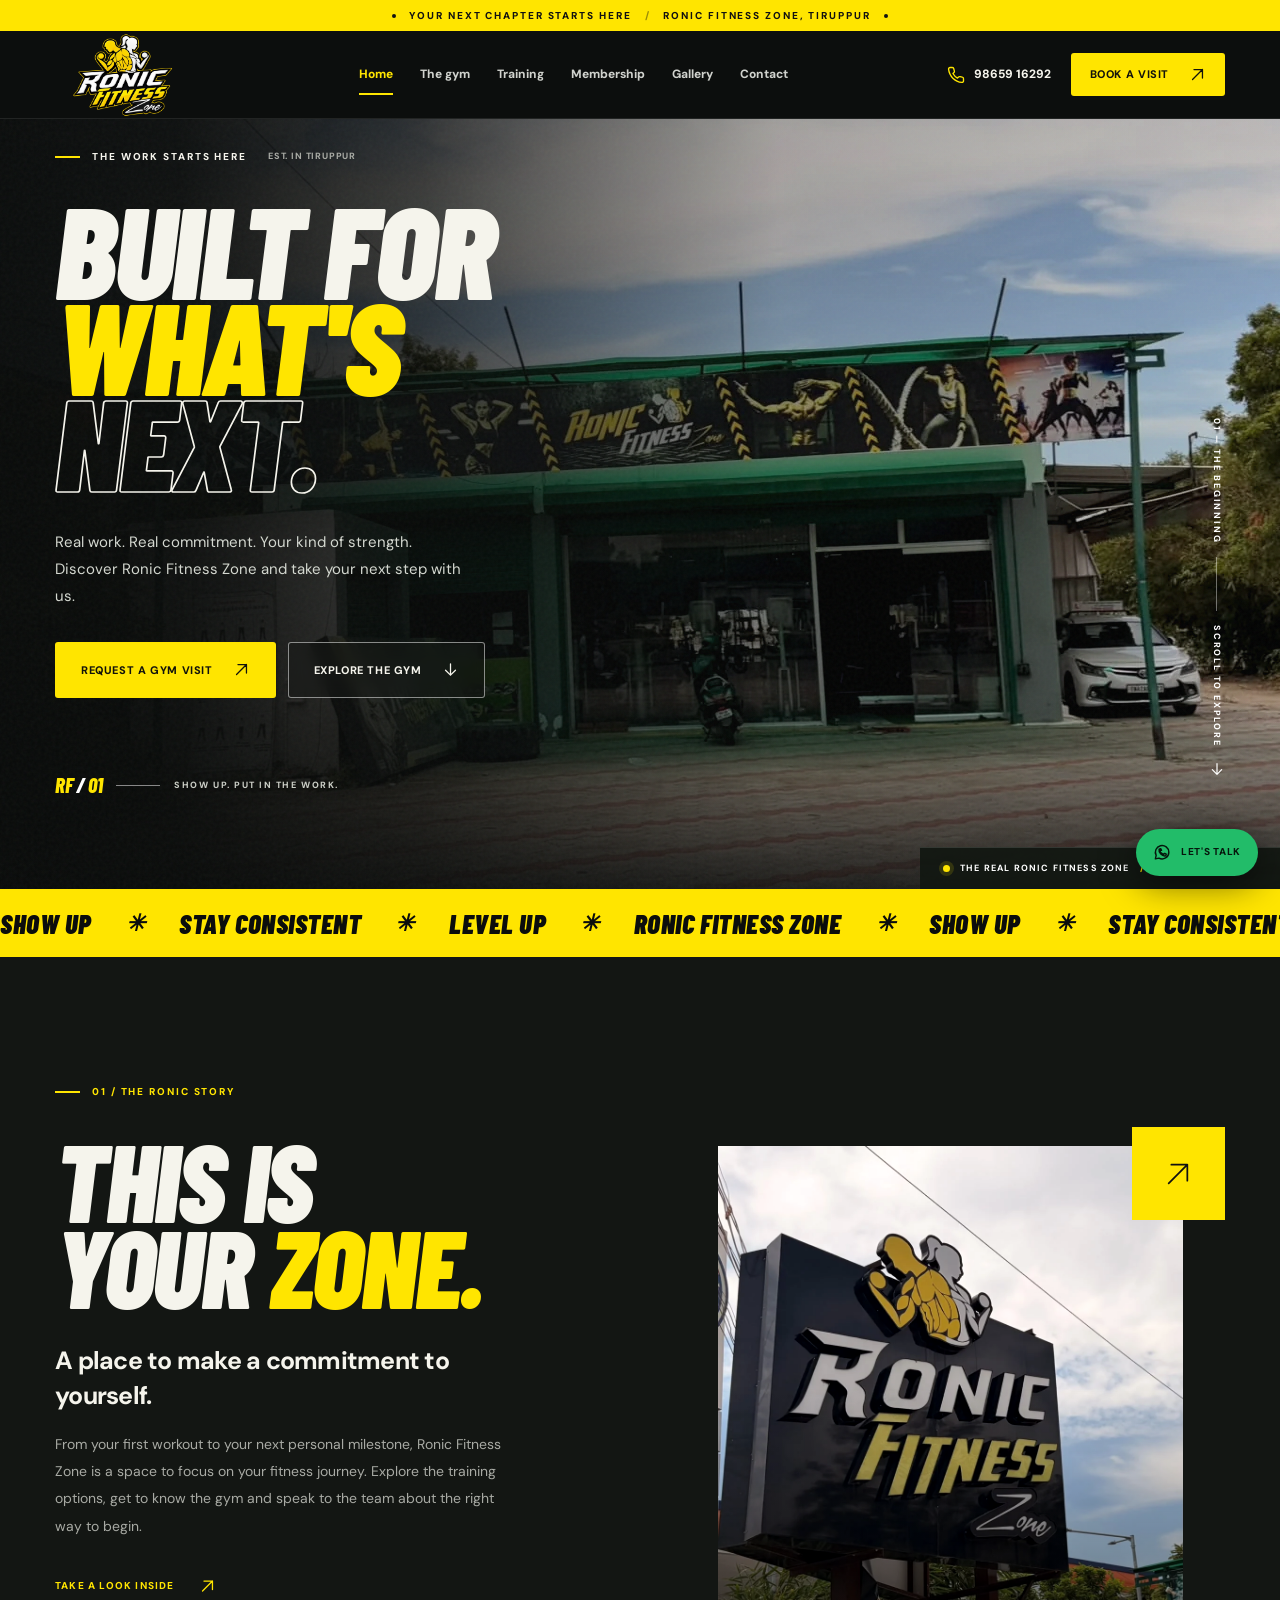
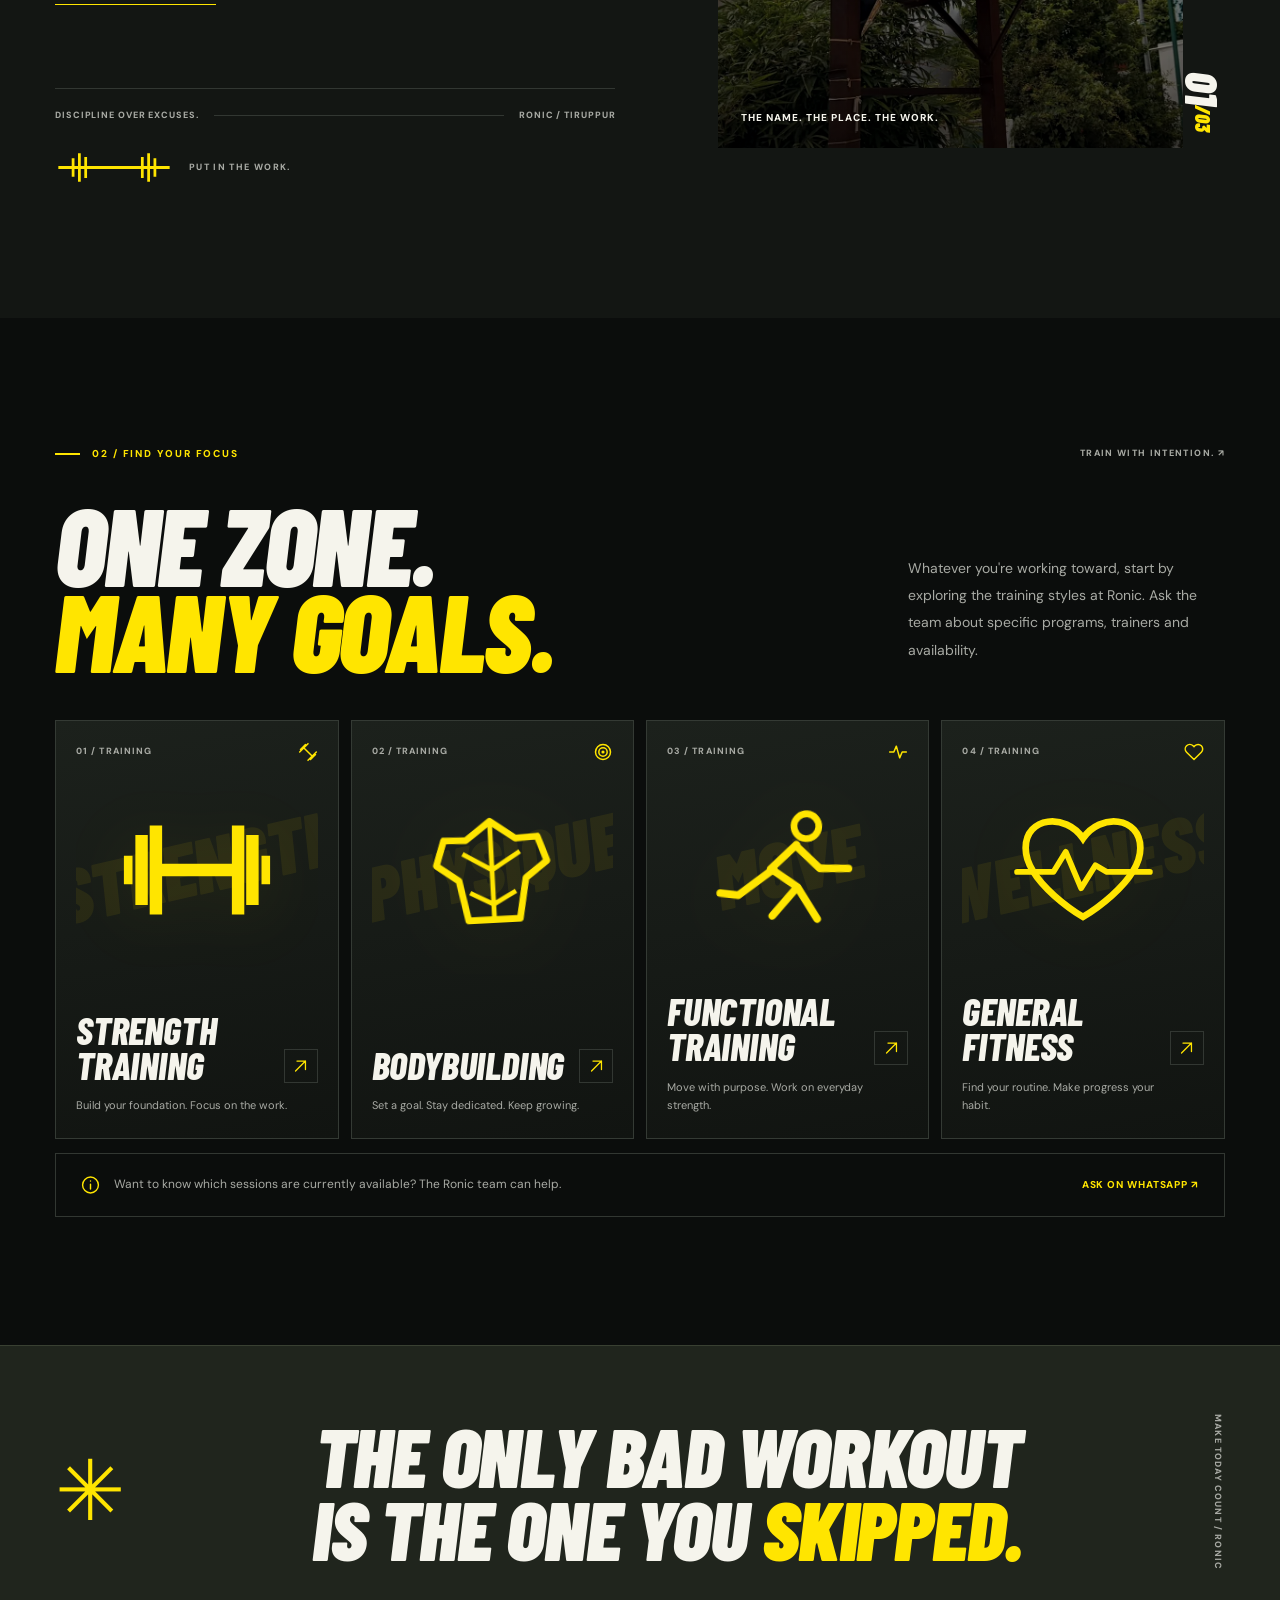
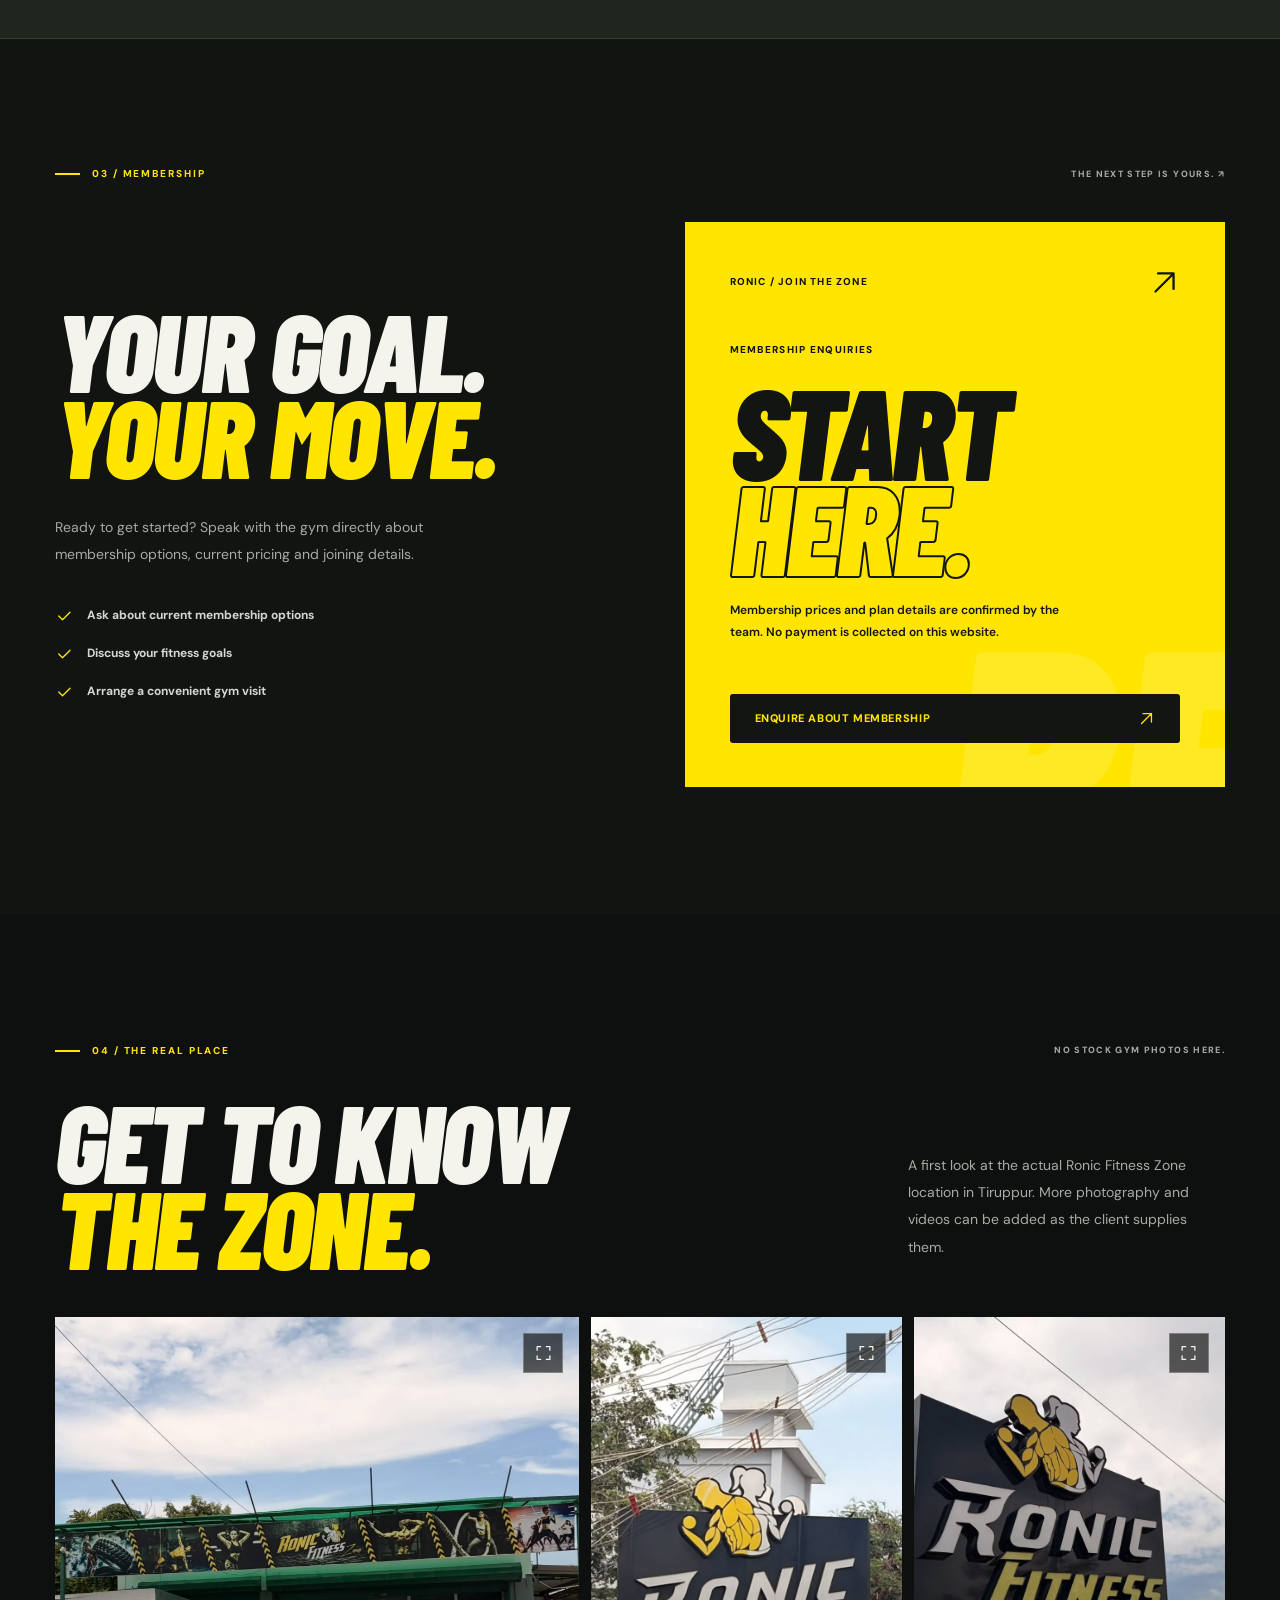
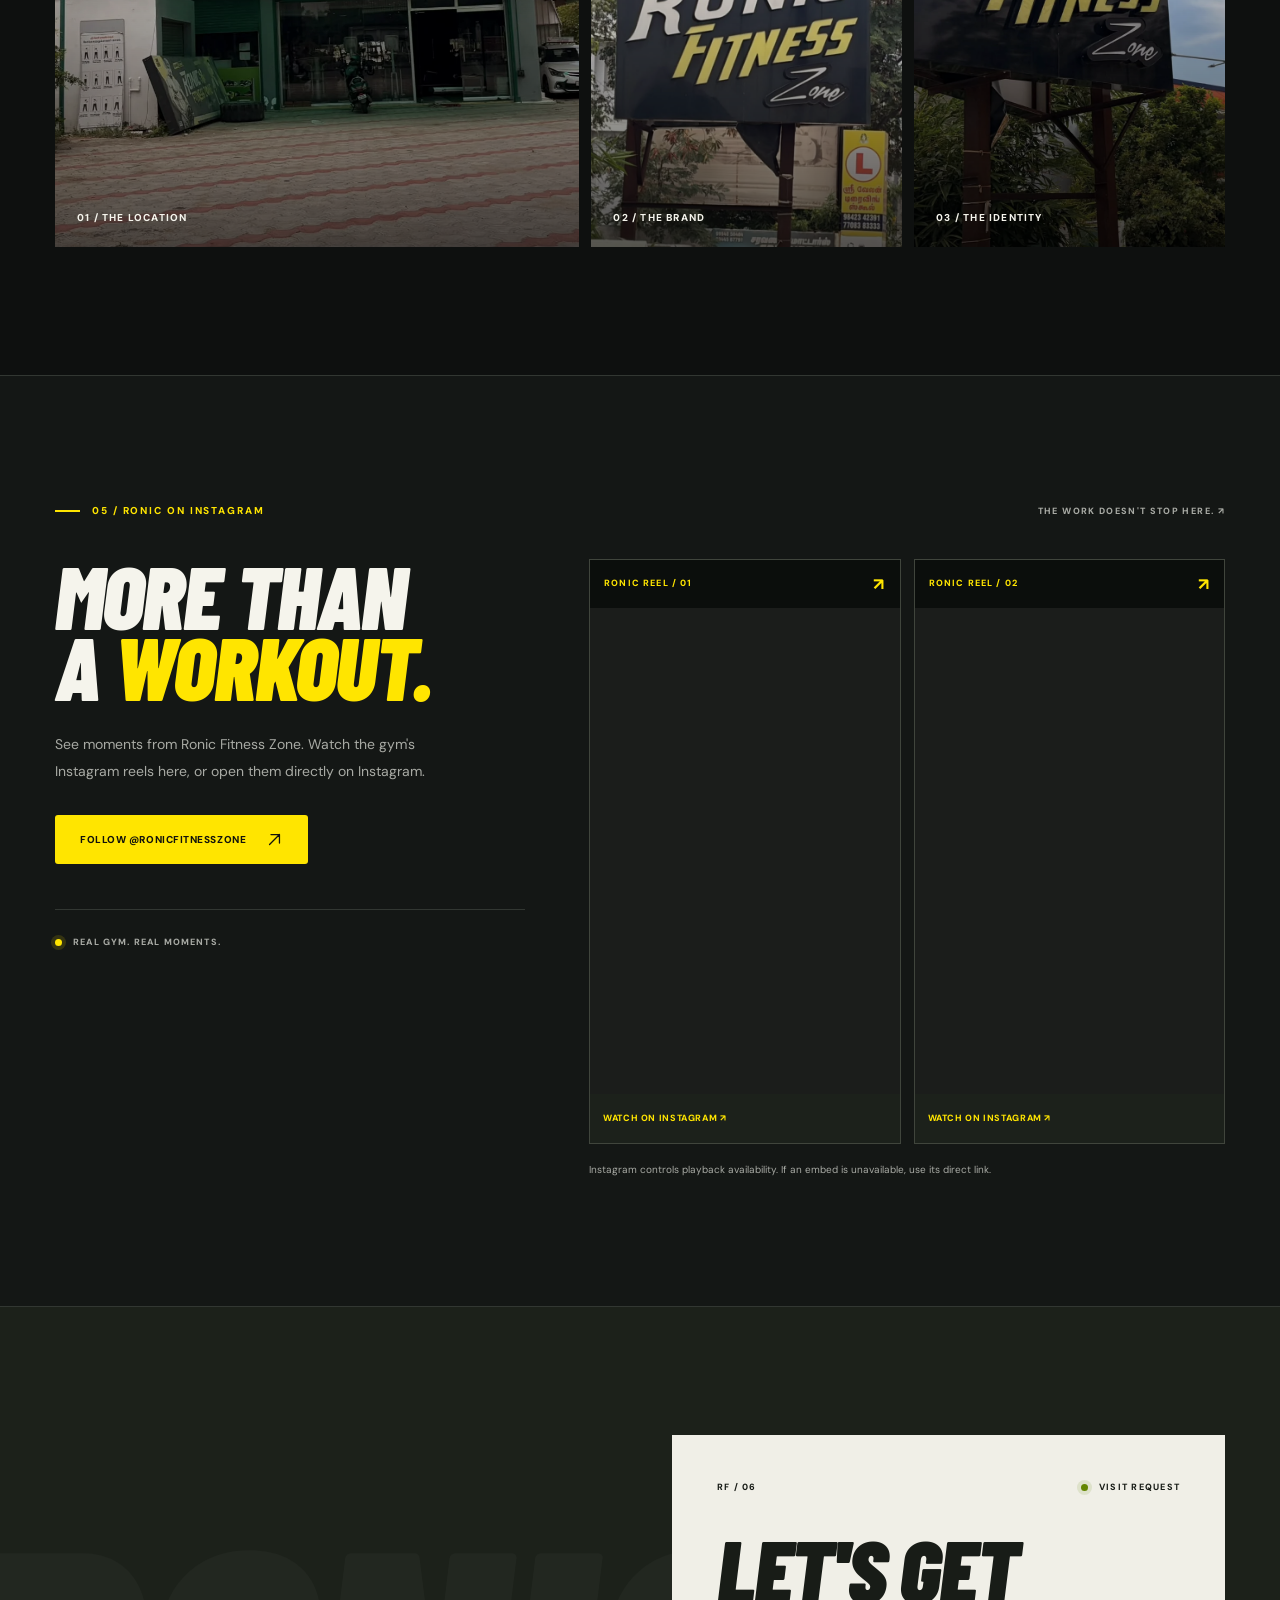
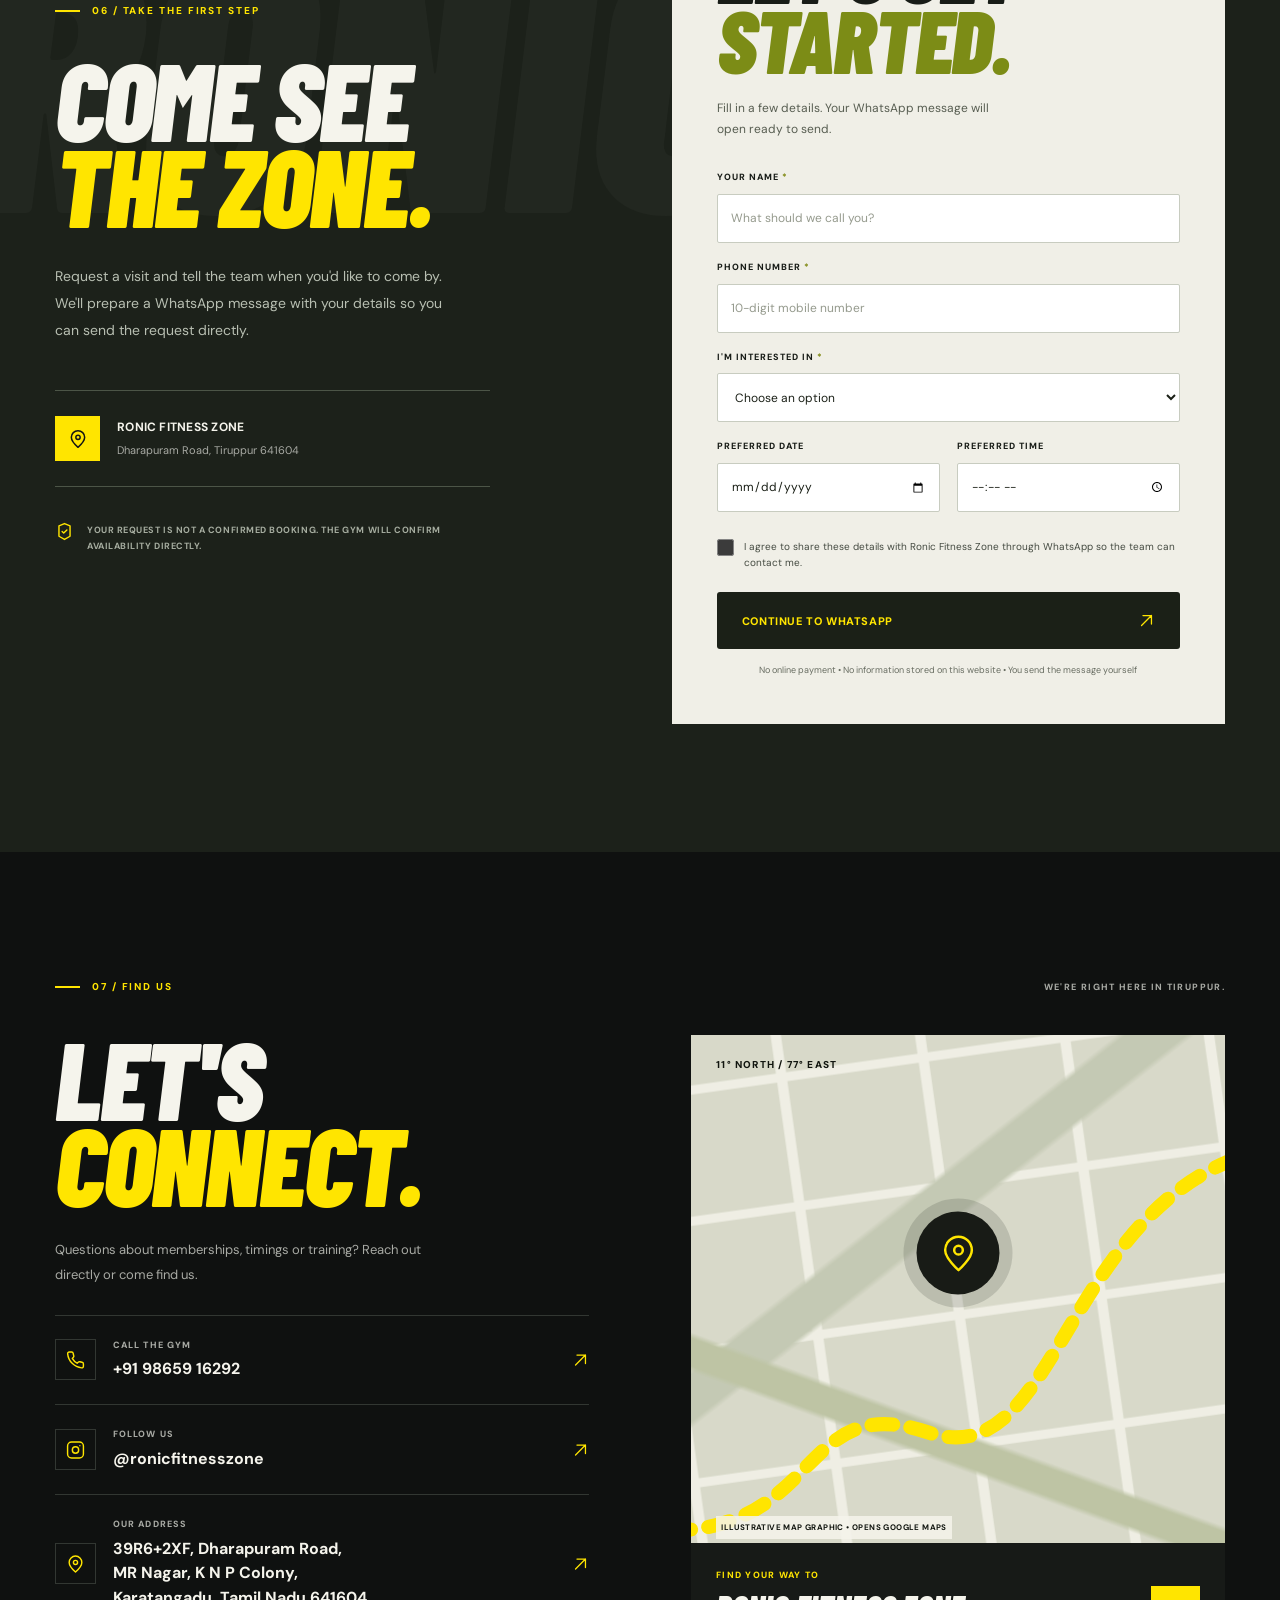
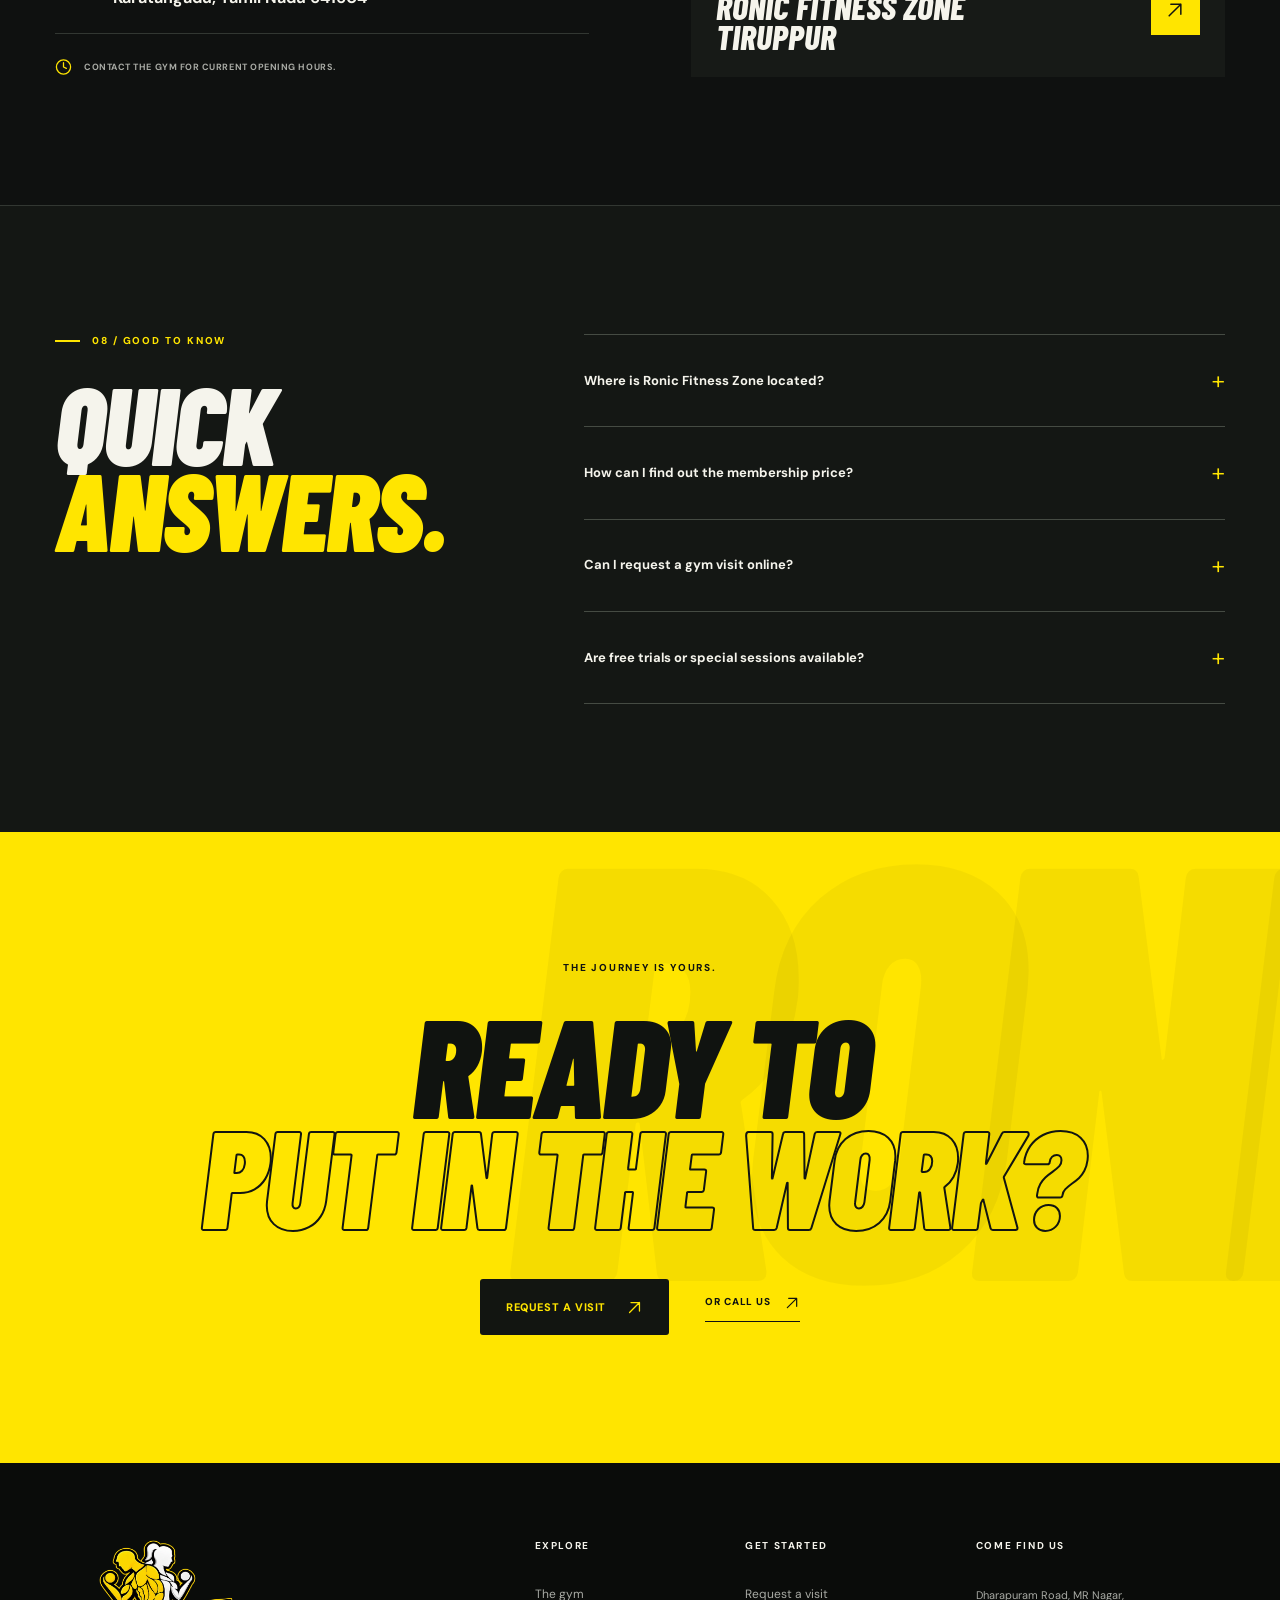
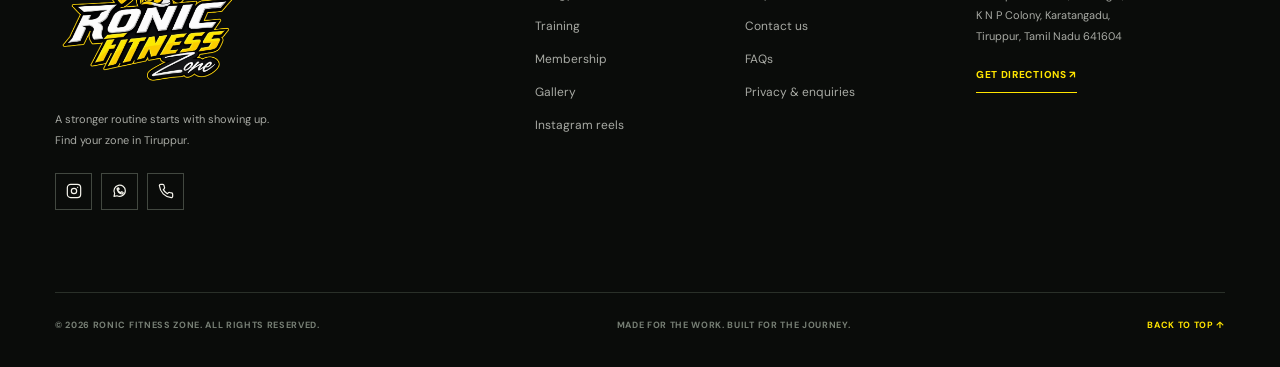
<file: index.html>
<!doctype html>
<html lang="en">
<head>
  <meta charset="UTF-8" />
  <meta name="viewport" content="width=device-width, initial-scale=1, viewport-fit=cover" />
  <meta name="theme-color" content="#101211" />
  <meta name="description" content="Discover Ronic Fitness Zone on Dharapuram Road, Tiruppur. Explore strength and fitness training, see the gym, enquire about memberships, and request a visit." />
  <meta property="og:type" content="website" />
  <meta property="og:title" content="Ronic Fitness Zone — Built for Your Next Level" />
  <meta property="og:description" content="Train with purpose at Ronic Fitness Zone, Tiruppur. Explore the space, ask about membership and request a visit." />
  <meta property="og:image" content="assets/social-preview.jpg" />
  <meta name="twitter:card" content="summary_large_image" />
  <meta name="color-scheme" content="dark" />
  <link rel="icon" type="image/png" href="assets/favicon.png" />
  <link rel="apple-touch-icon" href="assets/favicon-192.png" />
  <link rel="preconnect" href="https://fonts.googleapis.com" />
  <link rel="preconnect" href="https://fonts.gstatic.com" crossorigin />
  <link href="https://fonts.googleapis.com/css2?family=Barlow+Condensed:ital,wght@0,500;0,600;0,700;0,800;0,900;1,600;1,700;1,800;1,900&family=DM+Sans:wght@400;500;600;700;800&display=swap" rel="stylesheet" />
  <link rel="preload" href="assets/gym-exterior.webp" as="image" type="image/webp" />
  <link rel="stylesheet" href="./css/styles.css" />
  <title>Ronic Fitness Zone | Fitness &amp; Strength Training in Tiruppur</title>
  <script defer src="./js/main.js"></script>
  <script type="application/ld+json">{"@context":"https://schema.org","@type":"ExerciseGym","name":"Ronic Fitness Zone","description":"Gym and fitness training in Tiruppur, Tamil Nadu.","telephone":"+919865916292","address":{"@type":"PostalAddress","streetAddress":"39R6+2XF, Dharapuram Road, MR Nagar, K N P Colony, Karatangadu","addressLocality":"Tiruppur","addressRegion":"Tamil Nadu","postalCode":"641604","addressCountry":"IN"},"hasMap":"https://maps.app.goo.gl/j83GrDfmxswRmWaA8","sameAs":["https://www.instagram.com/ronicfitnesszone/"]}</script>
</head>
<body>
  <a class="skip-link" href="#main">Skip to main content</a>
  <div class="announcement"><span class="announcement__dot"></span> YOUR NEXT CHAPTER STARTS HERE <span class="announcement__slash">/</span> RONIC FITNESS ZONE, TIRUPPUR <span class="announcement__dot"></span></div>

  <header class="site-header" id="top">
    <div class="header-inner wrap">
      <a class="brand" href="#home" aria-label="Ronic Fitness Zone — home"><img src="assets/ronic-logo.webp" alt="Ronic Fitness Zone" width="184" height="144" fetchpriority="high" /></a>
      <nav class="desktop-nav" aria-label="Main navigation">
        <a href="#home" class="nav-link is-current">Home</a><a href="#about" class="nav-link">The gym</a><a href="#programs" class="nav-link">Training</a><a href="#membership" class="nav-link">Membership</a><a href="#gallery" class="nav-link">Gallery</a><a href="#contact" class="nav-link">Contact</a>
      </nav>
      <div class="header-actions"><a class="header-phone" href="tel:+919865916292" aria-label="Call Ronic Fitness Zone at 9865916292"><svg class="icon" aria-hidden="true"><use href="#i-phone"></use></svg><span>98659 16292</span></a><a class="btn btn-yellow btn-header" href="#visit">BOOK A VISIT <svg class="icon" aria-hidden="true"><use href="#i-arrow-up-right"></use></svg></a></div>
      <button class="menu-toggle" type="button" aria-label="Open menu" aria-expanded="false" aria-controls="mobile-menu"><span></span><span></span></button>
    </div>
    <nav class="mobile-menu" id="mobile-menu" aria-label="Mobile navigation" inert>
      <a href="#home">Home <span>01</span></a><a href="#about">The gym <span>02</span></a><a href="#programs">Training <span>03</span></a><a href="#membership">Membership <span>04</span></a><a href="#gallery">Gallery <span>05</span></a><a href="#contact">Contact <span>06</span></a>
      <a class="mobile-menu__cta" href="#visit">REQUEST A VISIT ↗</a>
    </nav>
  </header>

  <main id="main">
    <section class="hero" id="home" aria-labelledby="hero-title">
      <div class="hero-art" aria-hidden="true"><img src="assets/gym-exterior.webp" alt="" fetchpriority="high" /><div class="hero-art__shade"></div></div>
      <div class="hero-grain" aria-hidden="true"></div>
      <div class="hero-content wrap">
        <div class="hero-text">
          <div class="eyebrow eyebrow--light"><span class="eyebrow-line"></span> THE WORK STARTS HERE <span class="eyebrow-index">EST. IN TIRUPPUR</span></div>
          <h1 id="hero-title">BUILT FOR<br /><em>WHAT'S</em><br /><span class="hero-title-outline">NEXT.</span></h1>
          <p>Real work. Real commitment. Your kind of strength. Discover Ronic Fitness Zone and take your next step with us.</p>
          <div class="hero-buttons"><a class="btn btn-yellow btn-large" href="#visit">REQUEST A GYM VISIT <svg class="icon" aria-hidden="true"><use href="#i-arrow-up-right"></use></svg></a><a class="btn btn-glass btn-large" href="#programs">EXPLORE THE GYM <svg class="icon" aria-hidden="true"><use href="#i-arrow-down"></use></svg></a></div>
          <div class="hero-foot"><span class="hero-foot__mark">RF<span> / </span>01</span><span class="hero-foot__dash"></span><span>SHOW UP. PUT IN THE WORK.</span></div>
        </div>
        <div class="hero-side" aria-hidden="true"><span>01 — THE BEGINNING</span><div class="hero-side__line"></div><span>SCROLL TO EXPLORE</span><svg class="icon"><use href="#i-arrow-down"></use></svg></div>
      </div>
      <div class="hero-photo-label"><span class="live-dot"></span> THE REAL RONIC FITNESS ZONE <span class="hero-photo-label__slash">/</span> TIRUPPUR, TN</div>
    </section>

    <div class="ticker" aria-label="Ronic Fitness Zone motivation"><div class="ticker__track" aria-hidden="true"><span>SHOW UP</span><span class="ticker__star">✳</span><span>STAY CONSISTENT</span><span class="ticker__star">✳</span><span>LEVEL UP</span><span class="ticker__star">✳</span><span>RONIC FITNESS ZONE</span><span class="ticker__star">✳</span><span>SHOW UP</span><span class="ticker__star">✳</span><span>STAY CONSISTENT</span><span class="ticker__star">✳</span><span>LEVEL UP</span><span class="ticker__star">✳</span><span>RONIC FITNESS ZONE</span><span class="ticker__star">✳</span></div></div>

    <section class="section section-about" id="about" aria-labelledby="about-title">
      <div class="wrap about-grid">
        <div class="about-copy reveal"><div class="eyebrow"><span class="eyebrow-line"></span> 01 / THE RONIC STORY</div><h2 class="display-title" id="about-title">THIS IS<br />YOUR <em>ZONE.</em></h2><p class="section-lead">A place to make a commitment to yourself.</p><p class="muted">From your first workout to your next personal milestone, Ronic Fitness Zone is a space to focus on your fitness journey. Explore the training options, get to know the gym and speak to the team about the right way to begin.</p><a class="text-link" href="#gallery">TAKE A LOOK INSIDE <svg class="icon" aria-hidden="true"><use href="#i-arrow-up-right"></use></svg></a><div class="about-signature"><span>DISCIPLINE OVER EXCUSES.</span><span class="about-signature__rule"></span><span>RONIC / TIRUPPUR</span></div><div class="about-equipment" aria-hidden="true"><svg viewBox="0 0 300 90" focusable="false"><g fill="none" stroke="currentColor" stroke-linecap="square" stroke-width="7"><path d="M12 45H288"/><path d="M46 25V65M62 12V78M78 22V68M222 22V68M238 12V78M254 25V65"/></g></svg><span>PUT IN THE WORK.</span></div></div>
        <div class="about-visual reveal"><div class="about-image"><img src="assets/sign-angle.webp" alt="Ronic Fitness Zone's actual street sign in Tiruppur" loading="lazy" width="987" height="1280" /><span class="image-caption">THE NAME. THE PLACE. THE WORK.</span></div><div class="about-corner" aria-hidden="true"><svg class="icon"><use href="#i-arrow-up-right"></use></svg></div><div class="about-visual__number" aria-hidden="true">01<span>/03</span></div></div>
      </div>
    </section>

    <section class="section section-programs" id="programs" aria-labelledby="program-title">
      <div class="wrap"><div class="section-topline reveal"><div class="eyebrow"><span class="eyebrow-line"></span> 02 / FIND YOUR FOCUS</div><span class="section-topline__right">TRAIN WITH INTENTION. ↗</span></div><div class="section-heading reveal"><h2 class="display-title" id="program-title">ONE ZONE.<br /><em>MANY GOALS.</em></h2><p>Whatever you're working toward, start by exploring the training styles at Ronic. Ask the team about specific programs, trainers and availability.</p></div>
        <div class="program-grid">
          <article class="program-card reveal"><div class="program-card__head"><span>01 / TRAINING</span><svg class="icon"><use href="#i-dumbbell"></use></svg></div><div class="program-card__visual program-card__visual--one" aria-hidden="true"><span>STRENGTH</span><svg viewBox="0 0 180 150" fill="none"><path d="M32 45V105M47 35V115M133 35V115M148 45V105M48 75H132" stroke="currentColor" stroke-width="13" stroke-linecap="square"/><path d="M18 60V90M162 60V90" stroke="currentColor" stroke-width="9"/></svg></div><div class="program-card__bottom"><h3>Strength<br />Training</h3><a href="#visit" aria-label="Enquire about strength training"><svg class="icon"><use href="#i-arrow-up-right"></use></svg></a></div><p>Build your foundation. Focus on the work.</p></article>
          <article class="program-card reveal"><div class="program-card__head"><span>02 / TRAINING</span><svg class="icon"><use href="#i-target"></use></svg></div><div class="program-card__visual program-card__visual--two" aria-hidden="true"><span>PHYSIQUE</span><svg viewBox="0 0 180 150" fill="none"><path d="M90 24L116 43L139 42L148 68L125 85L117 127H63L55 85L32 68L41 42L64 43L90 24Z" stroke="currentColor" stroke-width="7" stroke-linejoin="round"/><path d="M90 25V126M60 57L90 75L120 57M66 98L90 111L114 98" stroke="currentColor" stroke-width="5"/></svg></div><div class="program-card__bottom"><h3>Bodybuilding</h3><a href="#visit" aria-label="Enquire about bodybuilding"><svg class="icon"><use href="#i-arrow-up-right"></use></svg></a></div><p>Set a goal. Stay dedicated. Keep growing.</p></article>
          <article class="program-card reveal"><div class="program-card__head"><span>03 / TRAINING</span><svg class="icon"><use href="#i-activity"></use></svg></div><div class="program-card__visual program-card__visual--three" aria-hidden="true"><span>MOVE</span><svg viewBox="0 0 180 150" fill="none"><circle cx="106" cy="28" r="13" stroke="currentColor" stroke-width="7"/><path d="M97 48L72 75L101 92L124 124M99 51L123 71L153 69M75 75L40 105L21 104M101 92L77 124" stroke="currentColor" stroke-width="8" stroke-linecap="round" stroke-linejoin="round"/></svg></div><div class="program-card__bottom"><h3>Functional<br />Training</h3><a href="#visit" aria-label="Enquire about functional training"><svg class="icon"><use href="#i-arrow-up-right"></use></svg></a></div><p>Move with purpose. Work on everyday strength.</p></article>
          <article class="program-card reveal"><div class="program-card__head"><span>04 / TRAINING</span><svg class="icon"><use href="#i-heart"></use></svg></div><div class="program-card__visual program-card__visual--four" aria-hidden="true"><span>WELLNESS</span><svg viewBox="0 0 180 150" fill="none"><path d="M90 124S30 89 30 52C30 19 72 15 90 42C108 15 150 19 150 52C150 89 90 124 90 124Z" stroke="currentColor" stroke-width="7"/><path d="M21 77H59L72 56L88 94L103 70L115 77H160" stroke="currentColor" stroke-width="6" stroke-linecap="round" stroke-linejoin="round"/></svg></div><div class="program-card__bottom"><h3>General<br />Fitness</h3><a href="#visit" aria-label="Enquire about general fitness"><svg class="icon"><use href="#i-arrow-up-right"></use></svg></a></div><p>Find your routine. Make progress your habit.</p></article>
        </div>
        <div class="program-note reveal"><svg class="icon" aria-hidden="true"><use href="#i-info"></use></svg><span>Want to know which sessions are currently available? The Ronic team can help.</span><a href="https://wa.me/919865916292?text=Hi%20Ronic%20Fitness%20Zone%2C%20I%27d%20like%20to%20know%20about%20your%20training%20programs." target="_blank" rel="noopener noreferrer">ASK ON WHATSAPP ↗</a></div>
      </div>
    </section>

    <section class="quote-band" aria-label="Motivation"><div class="wrap quote-band__inner"><span class="quote-band__asterisk" aria-hidden="true">✳</span><p>THE ONLY BAD WORKOUT<br />IS THE ONE YOU <em>SKIPPED.</em></p><span class="quote-band__tag">MAKE TODAY COUNT / RONIC</span></div></section>

    <section class="section section-membership" id="membership" aria-labelledby="membership-title"><div class="wrap"><div class="section-topline reveal"><div class="eyebrow"><span class="eyebrow-line"></span> 03 / MEMBERSHIP</div><span class="section-topline__right">THE NEXT STEP IS YOURS. ↗</span></div><div class="membership-layout"><div class="membership-intro reveal"><h2 class="display-title" id="membership-title">YOUR GOAL.<br /><em>YOUR MOVE.</em></h2><p>Ready to get started? Speak with the gym directly about membership options, current pricing and joining details.</p><ul class="check-list"><li><svg class="icon"><use href="#i-check"></use></svg>Ask about current membership options</li><li><svg class="icon"><use href="#i-check"></use></svg>Discuss your fitness goals</li><li><svg class="icon"><use href="#i-check"></use></svg>Arrange a convenient gym visit</li></ul></div><div class="membership-panel reveal"><div class="membership-panel__top"><span>RONIC / JOIN THE ZONE</span><svg class="icon"><use href="#i-arrow-up-right"></use></svg></div><div class="membership-panel__main"><span class="micro-label">MEMBERSHIP ENQUIRIES</span><h3>START<br /><em>HERE.</em></h3><p>Membership prices and plan details are confirmed by the team. No payment is collected on this website.</p></div><a class="btn btn-dark btn-panel" href="https://wa.me/919865916292?text=Hi%20Ronic%20Fitness%20Zone%2C%20I%27m%20interested%20in%20membership.%20Could%20you%20share%20your%20current%20plans%20and%20pricing%3F" target="_blank" rel="noopener noreferrer">ENQUIRE ABOUT MEMBERSHIP <svg class="icon"><use href="#i-arrow-up-right"></use></svg></a><div class="membership-panel__watermark" aria-hidden="true">RF</div></div></div></div></section>

    <section class="section section-gallery" id="gallery" aria-labelledby="gallery-title"><div class="wrap"><div class="section-topline reveal"><div class="eyebrow"><span class="eyebrow-line"></span> 04 / THE REAL PLACE</div><span class="section-topline__right">NO STOCK GYM PHOTOS HERE.</span></div><div class="section-heading reveal"><h2 class="display-title" id="gallery-title">GET TO KNOW<br /><em>THE ZONE.</em></h2><p>A first look at the actual Ronic Fitness Zone location in Tiruppur. More photography and videos can be added as the client supplies them.</p></div><div class="gallery-grid"><a class="gallery-item gallery-item--wide reveal" href="assets/gym-exterior.webp" target="_blank" rel="noopener noreferrer" aria-label="Open photo of Ronic Fitness Zone gym exterior"><img src="assets/gym-exterior.webp" alt="The actual Ronic Fitness Zone gym exterior and entrance on Dharapuram Road" loading="lazy" width="1280" height="999"/><span class="gallery-item__label">01 / THE LOCATION</span><span class="gallery-item__expand" aria-hidden="true"><svg class="icon"><use href="#i-maximize"></use></svg></span></a><a class="gallery-item reveal" href="assets/sign-front.webp" target="_blank" rel="noopener noreferrer" aria-label="Open front photo of Ronic Fitness sign"><img src="assets/sign-front.webp" alt="Ronic Fitness Zone's original signboard with yellow, white and black logo" loading="lazy" width="720" height="1280"/><span class="gallery-item__label">02 / THE BRAND</span><span class="gallery-item__expand" aria-hidden="true"><svg class="icon"><use href="#i-maximize"></use></svg></span></a><a class="gallery-item reveal" href="assets/sign-angle.webp" target="_blank" rel="noopener noreferrer" aria-label="Open angled photo of Ronic Fitness sign"><img src="assets/sign-angle.webp" alt="Side view of the gym's actual exterior signboard" loading="lazy" width="987" height="1280"/><span class="gallery-item__label">03 / THE IDENTITY</span><span class="gallery-item__expand" aria-hidden="true"><svg class="icon"><use href="#i-maximize"></use></svg></span></a></div></div></section>


    <!-- Embedded reels: the original dark/yellow visual system with functionality preserved from v2. -->
    <section class="section section-reels" id="social" aria-labelledby="reels-title">
      <div class="wrap">
        <div class="section-topline reveal">
          <div class="eyebrow"><span class="eyebrow-line"></span> 05 / RONIC ON INSTAGRAM</div>
          <span class="section-topline__right">THE WORK DOESN'T STOP HERE. ↗</span>
        </div>
        <div class="reels-layout">
          <div class="reels-heading reveal">
            <h2 class="display-title" id="reels-title">MORE THAN<br />A <em>WORKOUT.</em></h2>
            <p>See moments from Ronic Fitness Zone. Watch the gym's Instagram reels here, or open them directly on Instagram.</p>
            <a class="btn btn-yellow" href="https://www.instagram.com/ronicfitnesszone/" target="_blank" rel="noopener noreferrer">FOLLOW @RONICFITNESSZONE <svg class="icon" aria-hidden="true"><use href="#i-arrow-up-right"></use></svg></a>
            <div class="reels-detail"><span class="live-dot"></span> REAL GYM. REAL MOMENTS.</div>
          </div>
          <div class="reels-cards reveal">
            <div class="reel-card">
              <div class="reel-card__head"><span>RONIC REEL / 01</span><span aria-hidden="true">↗</span></div>
              <iframe title="Ronic Fitness Zone Instagram reel one" src="https://www.instagram.com/reel/DCcISJZyf30/embed/" loading="lazy" referrerpolicy="strict-origin-when-cross-origin" allow="encrypted-media; picture-in-picture"></iframe>
              <a href="https://www.instagram.com/reel/DCcISJZyf30/" target="_blank" rel="noopener noreferrer">WATCH ON INSTAGRAM ↗</a>
            </div>
            <div class="reel-card">
              <div class="reel-card__head"><span>RONIC REEL / 02</span><span aria-hidden="true">↗</span></div>
              <iframe title="Ronic Fitness Zone Instagram reel two" src="https://www.instagram.com/reel/DHi-ijaPFDY/embed/" loading="lazy" referrerpolicy="strict-origin-when-cross-origin" allow="encrypted-media; picture-in-picture"></iframe>
              <a href="https://www.instagram.com/reel/DHi-ijaPFDY/" target="_blank" rel="noopener noreferrer">WATCH ON INSTAGRAM ↗</a>
            </div>
            <p class="reels-disclaimer">Instagram controls playback availability. If an embed is unavailable, use its direct link.</p>
          </div>
        </div>
      </div>
    </section>

    <section class="section section-visit" id="visit" aria-labelledby="visit-title"><div class="wrap visit-grid"><div class="visit-copy reveal"><div class="eyebrow"><span class="eyebrow-line"></span> 06 / TAKE THE FIRST STEP</div><h2 class="display-title" id="visit-title">COME SEE<br /><em>THE ZONE.</em></h2><p>Request a visit and tell the team when you'd like to come by. We'll prepare a WhatsApp message with your details so you can send the request directly.</p><div class="visit-mini"><div class="visit-mini__icon"><svg class="icon"><use href="#i-map-pin"></use></svg></div><div><strong>RONIC FITNESS ZONE</strong><span>Dharapuram Road, Tiruppur 641604</span></div></div><div class="visit-caption"><svg class="icon"><use href="#i-shield"></use></svg>YOUR REQUEST IS NOT A CONFIRMED BOOKING. THE GYM WILL CONFIRM AVAILABILITY DIRECTLY.</div></div><form class="visit-form reveal" id="visit-form" novalidate><div class="form-top"><span class="form-top__number">RF / 06</span><span><span class="live-dot"></span> VISIT REQUEST</span></div><h3>LET'S GET<br /><em>STARTED.</em></h3><p class="form-intro">Fill in a few details. Your WhatsApp message will open ready to send.</p><div class="form-grid"><div class="field field--full"><label for="visitor-name">YOUR NAME <span aria-hidden="true">*</span></label><input id="visitor-name" name="name" type="text" autocomplete="name" placeholder="What should we call you?" maxlength="70" required /></div><div class="field field--full"><label for="visitor-phone">PHONE NUMBER <span aria-hidden="true">*</span></label><input id="visitor-phone" name="phone" type="tel" autocomplete="tel-national" inputmode="numeric" placeholder="10-digit mobile number" maxlength="14" required /></div><div class="field field--full"><label for="visitor-goal">I'M INTERESTED IN <span aria-hidden="true">*</span></label><select id="visitor-goal" name="goal" required><option value="">Choose an option</option><option>General fitness</option><option>Strength training</option><option>Bodybuilding</option><option>Functional training</option><option>Membership information</option><option>Gym tour</option><option>Other / not sure yet</option></select></div><div class="field"><label for="visitor-date">PREFERRED DATE</label><input id="visitor-date" name="date" type="date" /></div><div class="field"><label for="visitor-time">PREFERRED TIME</label><input id="visitor-time" name="time" type="time" /></div></div><label class="consent"><input id="visitor-consent" name="consent" type="checkbox" required /><span>I agree to share these details with Ronic Fitness Zone through WhatsApp so the team can contact me.</span></label><p class="form-error" id="form-error" role="alert" aria-live="polite" hidden></p><button class="btn btn-yellow form-submit" type="submit">CONTINUE TO WHATSAPP <svg class="icon"><use href="#i-arrow-up-right"></use></svg></button><p class="form-note">No online payment • No information stored on this website • You send the message yourself</p></form></div></section>

    <section class="section section-contact" id="contact" aria-labelledby="contact-title"><div class="wrap"><div class="section-topline reveal"><div class="eyebrow"><span class="eyebrow-line"></span> 07 / FIND US</div><span class="section-topline__right">WE'RE RIGHT HERE IN TIRUPPUR.</span></div><div class="contact-layout"><div class="contact-info reveal"><h2 class="display-title" id="contact-title">LET'S<br /><em>CONNECT.</em></h2><p>Questions about memberships, timings or training? Reach out directly or come find us.</p><a class="contact-row" href="tel:+919865916292"><span class="contact-row__icon"><svg class="icon"><use href="#i-phone"></use></svg></span><span><small>CALL THE GYM</small><strong>+91 98659 16292</strong></span><svg class="icon contact-row__arrow"><use href="#i-arrow-up-right"></use></svg></a><a class="contact-row" href="https://www.instagram.com/ronicfitnesszone/" target="_blank" rel="noopener noreferrer"><span class="contact-row__icon"><svg class="icon"><use href="#i-instagram"></use></svg></span><span><small>FOLLOW US</small><strong>@ronicfitnesszone</strong></span><svg class="icon contact-row__arrow"><use href="#i-arrow-up-right"></use></svg></a><a class="contact-row" href="https://maps.app.goo.gl/j83GrDfmxswRmWaA8" target="_blank" rel="noopener noreferrer"><span class="contact-row__icon"><svg class="icon"><use href="#i-map-pin"></use></svg></span><span><small>OUR ADDRESS</small><strong>39R6+2XF, Dharapuram Road,<br />MR Nagar, K N P Colony,<br />Karatangadu, Tamil Nadu 641604</strong></span><svg class="icon contact-row__arrow"><use href="#i-arrow-up-right"></use></svg></a><div class="hours-note"><svg class="icon"><use href="#i-clock"></use></svg> CONTACT THE GYM FOR CURRENT OPENING HOURS.</div></div><a class="map-card reveal" href="https://maps.app.goo.gl/j83GrDfmxswRmWaA8" target="_blank" rel="noopener noreferrer" aria-label="Get directions to Ronic Fitness Zone in Google Maps"><div class="map-card__grid" aria-hidden="true"></div><div class="map-card__route" aria-hidden="true"><svg viewBox="0 0 490 540" preserveAspectRatio="xMidYMid meet"><path d="M-20 430C120 430 100 300 218 340S340 140 510 85"/></svg></div><div class="map-card__pin"><svg class="icon"><use href="#i-map-pin"></use></svg></div><span class="map-card__coordinates">11° NORTH / 77° EAST</span><div class="map-card__bottom"><span><small>FIND YOUR WAY TO</small><strong>RONIC FITNESS ZONE<br />TIRUPPUR</strong></span><span class="map-card__button"><svg class="icon"><use href="#i-arrow-up-right"></use></svg></span></div><span class="map-card__disclaimer">ILLUSTRATIVE MAP GRAPHIC • OPENS GOOGLE MAPS</span></a></div></div></section>

    <section class="faq section" id="faq" aria-labelledby="faq-title"><div class="wrap faq-layout"><div class="reveal"><div class="eyebrow"><span class="eyebrow-line"></span> 08 / GOOD TO KNOW</div><h2 class="display-title" id="faq-title">QUICK<br /><em>ANSWERS.</em></h2></div><div class="faq-list reveal"><details><summary>Where is Ronic Fitness Zone located? <span>+</span></summary><p>We're on Dharapuram Road, MR Nagar, K N P Colony, Karatangadu, Tiruppur, Tamil Nadu 641604. Use the Get Directions link above for navigation.</p></details><details><summary>How can I find out the membership price? <span>+</span></summary><p>Contact the gym on <a href="tel:+919865916292">98659 16292</a> or WhatsApp us to ask for current membership plans and prices.</p></details><details><summary>Can I request a gym visit online? <span>+</span></summary><p>Yes. Use the visit request form to prepare a message with your preferred date and time. Send it through WhatsApp; the team will confirm availability directly.</p></details><details><summary>Are free trials or special sessions available? <span>+</span></summary><p>Please check with the team about current trial policies, training options and session timings before visiting.</p></details></div></div></section>

    <section class="final-cta" aria-labelledby="final-title"><div class="final-cta__texture" aria-hidden="true">RONIC</div><div class="wrap final-cta__inner reveal"><span>THE JOURNEY IS YOURS.</span><h2 id="final-title">READY TO<br /><em>PUT IN THE WORK?</em></h2><div><a class="btn btn-dark btn-large" href="#visit">REQUEST A VISIT <svg class="icon"><use href="#i-arrow-up-right"></use></svg></a><a class="final-cta__call" href="tel:+919865916292">OR CALL US <svg class="icon"><use href="#i-arrow-up-right"></use></svg></a></div></div></section>
  </main>

  <footer class="footer"><div class="wrap"><div class="footer-main"><div class="footer-brand"><a href="#home" aria-label="Ronic Fitness Zone — back to top"><img src="assets/ronic-logo.webp" alt="Ronic Fitness Zone" width="240" height="180" loading="lazy" /></a><p>A stronger routine starts with showing up.<br />Find your zone in Tiruppur.</p><div class="footer-social"><a href="https://www.instagram.com/ronicfitnesszone/" target="_blank" rel="noopener noreferrer" aria-label="Ronic Fitness Instagram"><svg class="icon"><use href="#i-instagram"></use></svg></a><a href="https://wa.me/919865916292?text=Hi%20Ronic%20Fitness%20Zone%2C%20I%27d%20like%20to%20know%20more%20about%20your%20gym." target="_blank" rel="noopener noreferrer" aria-label="Message Ronic Fitness on WhatsApp"><svg class="icon"><use href="#i-message"></use></svg></a><a href="tel:+919865916292" aria-label="Call Ronic Fitness"><svg class="icon"><use href="#i-phone"></use></svg></a></div></div><div class="footer-column"><h3>EXPLORE</h3><a href="#about">The gym</a><a href="#programs">Training</a><a href="#membership">Membership</a><a href="#gallery">Gallery</a><a href="#social">Instagram reels</a></div><div class="footer-column"><h3>GET STARTED</h3><a href="#visit">Request a visit</a><a href="#contact">Contact us</a><a href="#faq">FAQs</a><a href="privacy.html">Privacy &amp; enquiries</a></div><div class="footer-column footer-column--contact"><h3>COME FIND US</h3><p>Dharapuram Road, MR Nagar,<br />K N P Colony, Karatangadu,<br />Tiruppur, Tamil Nadu 641604</p><a class="footer-directions" href="https://maps.app.goo.gl/j83GrDfmxswRmWaA8" target="_blank" rel="noopener noreferrer">GET DIRECTIONS ↗</a></div></div><div class="footer-bottom"><span>© <span id="year">2026</span> RONIC FITNESS ZONE. ALL RIGHTS RESERVED.</span><span>MADE FOR THE WORK. BUILT FOR THE JOURNEY.</span><a href="#home">BACK TO TOP ↑</a></div></div></footer>
  <a class="floating-whatsapp" href="https://wa.me/919865916292?text=Hi%20Ronic%20Fitness%20Zone%2C%20I%27d%20like%20to%20know%20more%20about%20your%20gym." target="_blank" rel="noopener noreferrer" aria-label="Chat with Ronic Fitness on WhatsApp"><svg class="icon"><use href="#i-message"></use></svg><span>LET'S TALK</span></a>
  <div class="mobile-quickbar" aria-label="Quick actions"><a href="tel:+919865916292"><svg class="icon"><use href="#i-phone"></use></svg>CALL</a><a href="#visit"><svg class="icon"><use href="#i-calendar"></use></svg>REQUEST A VISIT <svg class="icon"><use href="#i-arrow-up-right"></use></svg></a></div>

  <svg xmlns="http://www.w3.org/2000/svg" class="svg-sprite" aria-hidden="true" focusable="false"><symbol id="i-arrow-up-right" viewBox="0 0 24 24"><path d="M5 19 19 5M7 5h12v12"/></symbol><symbol id="i-arrow-down" viewBox="0 0 24 24"><path d="M12 4v16m-7-7 7 7 7-7"/></symbol><symbol id="i-phone" viewBox="0 0 24 24"><path d="M22 16.9v3a2 2 0 0 1-2.2 2A19.8 19.8 0 0 1 2.1 4.2 2 2 0 0 1 4.1 2h3a2 2 0 0 1 2 1.7c.13.95.36 1.89.68 2.78a2 2 0 0 1-.45 2.1L7.9 10a16 16 0 0 0 6.1 6.1l1.4-1.4a2 2 0 0 1 2.1-.45 12.8 12.8 0 0 0 2.78.68 2 2 0 0 1 1.72 2.07Z"/></symbol><symbol id="i-map-pin" viewBox="0 0 24 24"><path d="M20 10c0 5-8 12-8 12S4 15 4 10a8 8 0 1 1 16 0Z"/><circle cx="12" cy="10" r="2.6"/></symbol><symbol id="i-dumbbell" viewBox="0 0 24 24"><path d="M6.5 6.5 17.5 17.5M3 9l6-6M15 21l6-6M2 12l10-10m0 20 10-10"/></symbol><symbol id="i-target" viewBox="0 0 24 24"><circle cx="12" cy="12" r="9"/><circle cx="12" cy="12" r="5"/><circle cx="12" cy="12" r="1"/></symbol><symbol id="i-activity" viewBox="0 0 24 24"><path d="M2 12h5l3-7 4 14 3-7h5"/></symbol><symbol id="i-heart" viewBox="0 0 24 24"><path d="M20.8 4.6a5.5 5.5 0 0 0-7.8 0L12 5.7l-1.1-1.1a5.5 5.5 0 0 0-7.8 7.8L12 21l8.8-8.6a5.5 5.5 0 0 0 0-7.8Z"/></symbol><symbol id="i-check" viewBox="0 0 24 24"><path d="m5 12 5 5L20 7"/></symbol><symbol id="i-info" viewBox="0 0 24 24"><circle cx="12" cy="12" r="10"/><path d="M12 11v6m0-10h.01"/></symbol><symbol id="i-maximize" viewBox="0 0 24 24"><path d="M8 3H3v5m13-5h5v5M3 16v5h5m13-5v5h-5"/></symbol><symbol id="i-shield" viewBox="0 0 24 24"><path d="m12 22 7-4V5l-7-3-7 3v13Z"/><path d="m9 12 2 2 4-4"/></symbol><symbol id="i-instagram" viewBox="0 0 24 24"><rect x="2" y="2" width="20" height="20" rx="5"/><circle cx="12" cy="12" r="4"/><path d="M17.5 6.5h.01"/></symbol><symbol id="i-clock" viewBox="0 0 24 24"><circle cx="12" cy="12" r="10"/><path d="M12 6v6l4 2"/></symbol><symbol id="i-message" viewBox="0 0 24 24"><path d="M20 11.6a8.5 8.5 0 0 1-12.5 7.5L3 20l1-4.3A8.5 8.5 0 1 1 20 11.6Z"/><path d="M8.3 9c.4 2.9 2 4.6 4.9 5.4l1.5-1.3 2 1.1-.6 2c-4.6.9-9.3-3.9-8.4-8.4l2-0.6 1.1 2Z"/></symbol><symbol id="i-calendar" viewBox="0 0 24 24"><rect x="3" y="5" width="18" height="16" rx="2"/><path d="M7 3v4m10-4v4M3 10h18"/></symbol></svg>
</body>
</html>
</file>
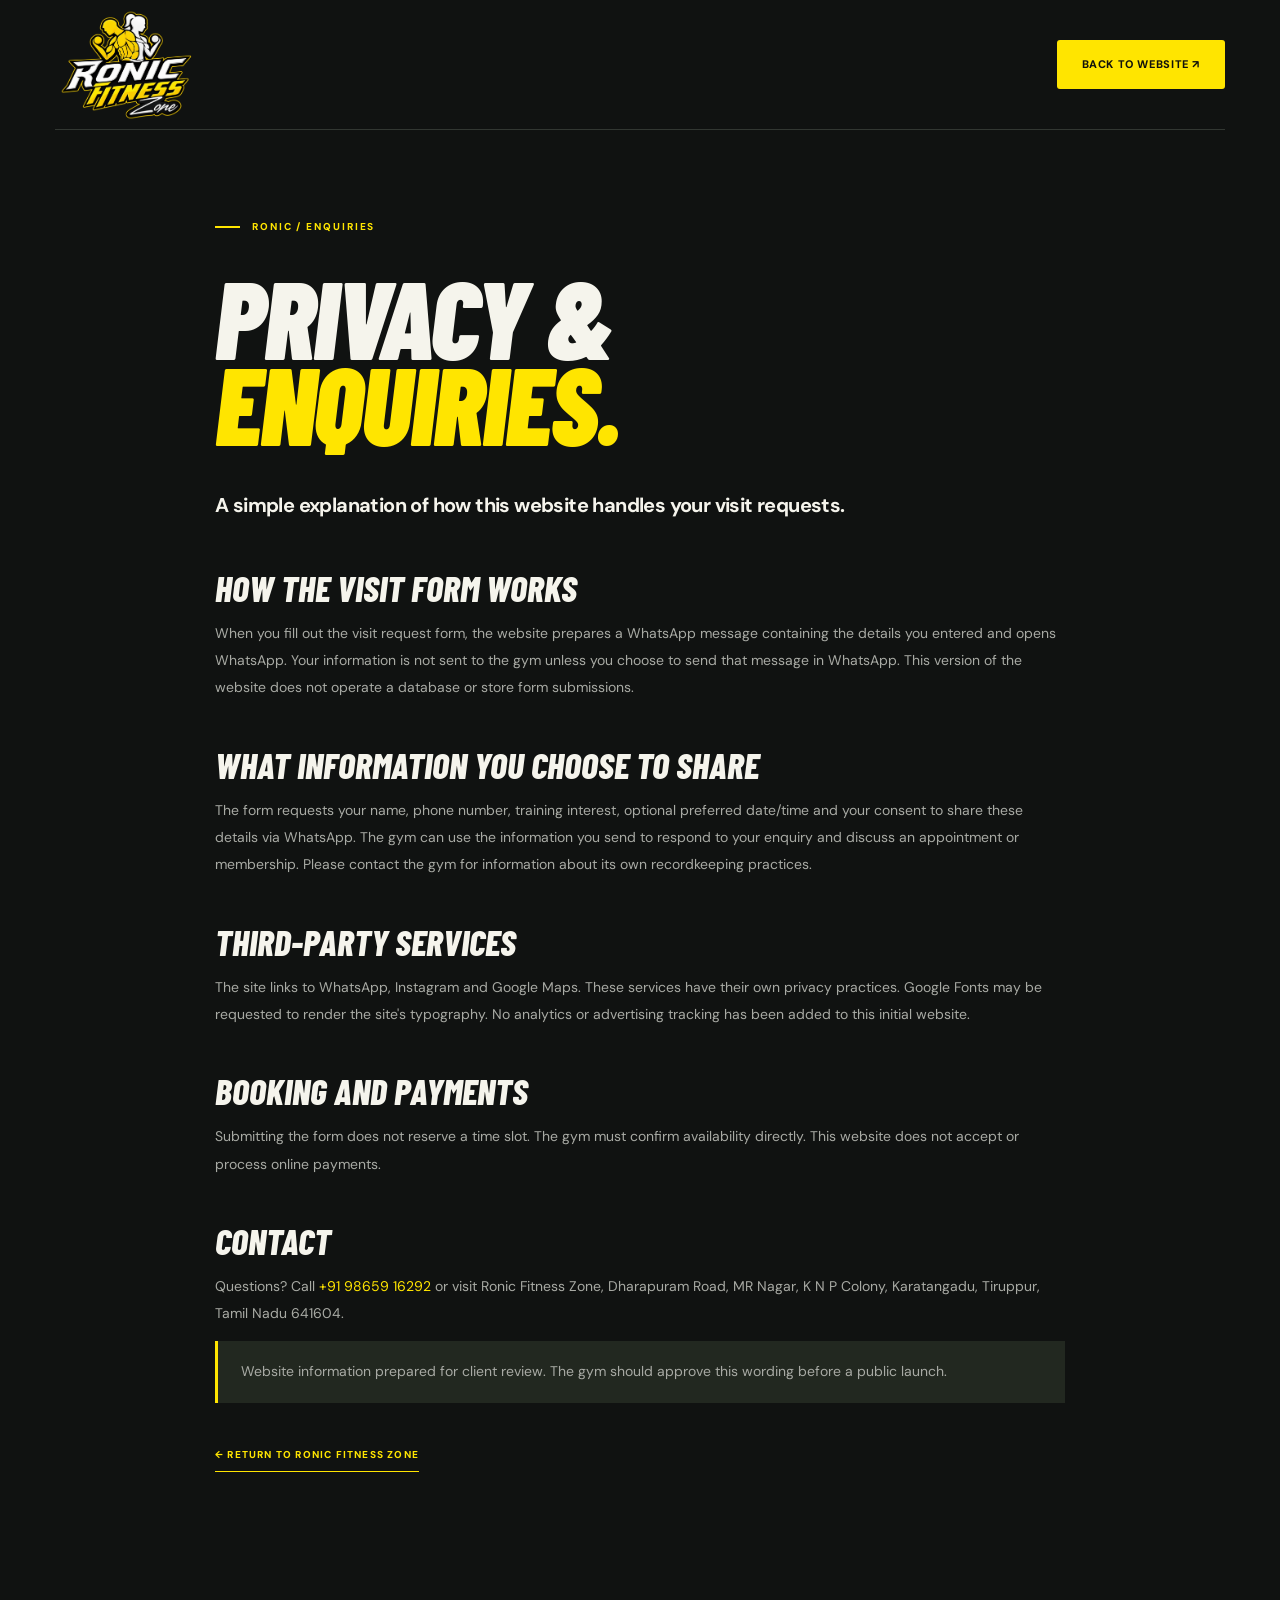
<file: privacy.html>
<!doctype html><html lang="en"><head><meta charset="UTF-8"><meta name="viewport" content="width=device-width,initial-scale=1"><meta name="theme-color" content="#101211"><meta name="description" content="Privacy and enquiry information for Ronic Fitness Zone's website."><title>Privacy & Enquiries | Ronic Fitness Zone</title><link rel="icon" href="assets/favicon.png"><link rel="preconnect" href="https://fonts.googleapis.com"><link rel="preconnect" href="https://fonts.gstatic.com" crossorigin><link href="https://fonts.googleapis.com/css2?family=Barlow+Condensed:wght@600;700;800;900&family=DM+Sans:wght@400;500;600;700&display=swap" rel="stylesheet"><link rel="stylesheet" href="./css/styles.css"></head><body class="privacy-page"><a class="skip-link" href="#main">Skip to content</a><header class="privacy-header wrap"><a href="index.html"><img src="assets/ronic-logo.webp" alt="Ronic Fitness Zone home" width="160" height="120"></a><a class="btn btn-yellow" href="index.html">BACK TO WEBSITE ↗</a></header><main class="wrap privacy-content" id="main"><div class="eyebrow"><span class="eyebrow-line"></span> RONIC / ENQUIRIES</div><h1 class="display-title">PRIVACY &amp;<br><em>ENQUIRIES.</em></h1><p class="section-lead">A simple explanation of how this website handles your visit requests.</p><h2>How the visit form works</h2><p>When you fill out the visit request form, the website prepares a WhatsApp message containing the details you entered and opens WhatsApp. Your information is not sent to the gym unless you choose to send that message in WhatsApp. This version of the website does not operate a database or store form submissions.</p><h2>What information you choose to share</h2><p>The form requests your name, phone number, training interest, optional preferred date/time and your consent to share these details via WhatsApp. The gym can use the information you send to respond to your enquiry and discuss an appointment or membership. Please contact the gym for information about its own recordkeeping practices.</p><h2>Third-party services</h2><p>The site links to WhatsApp, Instagram and Google Maps. These services have their own privacy practices. Google Fonts may be requested to render the site's typography. No analytics or advertising tracking has been added to this initial website.</p><h2>Booking and payments</h2><p>Submitting the form does not reserve a time slot. The gym must confirm availability directly. This website does not accept or process online payments.</p><h2>Contact</h2><p>Questions? Call <a href="tel:+919865916292">+91 98659 16292</a> or visit Ronic Fitness Zone, Dharapuram Road, MR Nagar, K N P Colony, Karatangadu, Tiruppur, Tamil Nadu 641604.</p><p class="privacy-note">Website information prepared for client review. The gym should approve this wording before a public launch.</p><a href="index.html" class="text-link">← RETURN TO RONIC FITNESS ZONE</a></main></body></html>
</file>
<file: css/styles.css>
:root{--bg:#101211;--bg-deep:#0b0d0c;--bg-elev:#171a18;--panel:#1a1d1b;--line:#323732;--accent:#ffe500;--accent-soft:#e9d200;--white:#f5f4ec;--muted:#a8aaa4;--muted-2:#737a72;--heading:'Barlow Condensed',Impact,'Arial Narrow',sans-serif;--body:'DM Sans',Arial,sans-serif;--content:1376px;--gutter:clamp(22px,4.3vw,80px);--header-height:88px}
*,*::before,*::after{box-sizing:border-box}html{scroll-behavior:smooth;scroll-padding-top:90px}body{margin:0;background:var(--bg);color:var(--white);font-family:var(--body);font-size:15px;line-height:1.65;-webkit-font-smoothing:antialiased;overflow-x:hidden}body.menu-open{overflow:hidden}::selection{background:var(--accent);color:var(--bg)}img{display:block;max-width:100%}a{color:inherit;text-decoration:none}button,input,select{font:inherit}button{cursor:pointer}a,button,input,select{ -webkit-tap-highlight-color:transparent}a:focus-visible,button:focus-visible,input:focus-visible,select:focus-visible,summary:focus-visible{outline:2px solid var(--accent);outline-offset:4px}.wrap{width:min(calc(100% - var(--gutter)*2),var(--content));margin-inline:auto}.svg-sprite{position:absolute;left:-9999px;width:0;height:0;overflow:hidden}.icon{width:20px;height:20px;fill:none;stroke:currentColor;stroke-width:1.8;stroke-linecap:round;stroke-linejoin:round;flex-shrink:0}.skip-link{position:fixed;z-index:9999;top:-80px;left:16px;padding:12px 18px;background:var(--accent);color:var(--bg);font-weight:800}.skip-link:focus{top:12px}.announcement{height:31px;display:flex;align-items:center;justify-content:center;gap:13px;background:var(--accent);color:#111;font:800 10px/1 var(--body);letter-spacing:.19em;text-align:center}.announcement__dot{height:4px;width:4px;background:#111;border-radius:50%}.announcement__slash{opacity:.42}.site-header{position:sticky;top:0;z-index:60;height:var(--header-height);background:rgba(13,15,14,.97);border-bottom:1px solid rgba(255,255,255,.09);transition:background .25s,box-shadow .25s}.site-header.is-scrolled{background:rgba(13,15,14,.97);box-shadow:0 8px 28px #0006}.header-inner{height:100%;display:flex;align-items:center;justify-content:space-between;gap:25px}.brand{width:145px;height:100%;flex-shrink:0;display:flex;align-items:center;justify-content:flex-start}.brand img{width:136px;height:84px;object-fit:contain}.desktop-nav{display:flex;align-items:center;justify-content:center;gap:clamp(18px,2.1vw,37px);height:100%}.nav-link{position:relative;display:flex;align-items:center;height:100%;font-size:12px;font-weight:800;color:#d0d2cd;transition:color .2s;white-space:nowrap}.nav-link:hover,.nav-link.is-current{color:var(--accent)}.nav-link.is-current:after{content:'';position:absolute;left:0;right:0;bottom:23px;height:2px;background:var(--accent)}.header-actions{display:flex;align-items:center;gap:20px}.header-phone{display:flex;align-items:center;gap:9px;font-size:12px;font-weight:800;white-space:nowrap}.header-phone .icon{color:var(--accent);width:18px}.header-phone:hover{color:var(--accent)}.btn{display:inline-flex;align-items:center;justify-content:center;gap:20px;border:1px solid transparent;border-radius:3px;min-height:49px;padding:13px 24px;line-height:1.1;text-align:center;font-size:11px;font-weight:800;letter-spacing:.055em;white-space:nowrap;transition:transform .25s,background .25s,border-color .25s,color .25s}.btn:hover{transform:translateY(-2px)}.btn .icon{width:17px;height:17px;transition:transform .25s}.btn:hover .icon{transform:translate(2px,-2px)}.btn-yellow{background:var(--accent);color:#12130c}.btn-yellow:hover{background:#f5cf00}.btn-header{min-height:43px;padding:10px 18px}.btn-large{min-height:56px;padding:16px 25px}.btn-glass{border-color:#ffffff80;background:#15171570;color:var(--white);backdrop-filter:blur(8px)}.btn-glass:hover{background:#ffffff19;border-color:#fff}.menu-toggle{display:none;width:45px;height:45px;border:1px solid var(--line);background:transparent;border-radius:3px;align-items:center;justify-content:center;flex-direction:column;gap:6px;color:var(--white)}.menu-toggle span{height:2px;width:20px;background:currentColor;transition:transform .25s}.menu-toggle[aria-expanded="true"] span:first-child{transform:translateY(4px) rotate(45deg)}.menu-toggle[aria-expanded="true"] span:last-child{transform:translateY(-4px) rotate(-45deg)}.mobile-menu{display:none}
/* HERO — brand editorial meets real location */
.hero{min-height:min(770px,calc(100svh - 119px));height:clamp(640px,59vw,820px);position:relative;isolation:isolate;background:var(--bg-deep);overflow:hidden}.hero-art,.hero-art img,.hero-art__shade,.hero-grain{position:absolute;inset:0;width:100%;height:100%}.hero-art{z-index:-2}.hero-art img{object-fit:cover;object-position:63% 53%;filter:saturate(.85) contrast(1.09)}.hero-art__shade{background:linear-gradient(90deg,rgba(8,10,9,.99) 0%,rgba(8,10,9,.97) 14%,rgba(8,10,9,.79) 33%,rgba(8,10,9,.32) 61%,rgba(8,10,9,.17) 100%),linear-gradient(0deg,rgba(8,10,9,.85),transparent 25%,transparent 74%,rgba(8,10,9,.08))}.hero-grain{z-index:-1;pointer-events:none;opacity:.23;background-image:url("data:image/svg+xml,%3Csvg viewBox='0 0 240 240' xmlns='http://www.w3.org/2000/svg'%3E%3Cfilter id='n'%3E%3CfeTurbulence type='fractalNoise' baseFrequency='.9' numOctaves='3' stitchTiles='stitch'/%3E%3C/filter%3E%3Crect width='100%25' height='100%25' opacity='.2' filter='url(%23n)'/%3E%3C/svg%3E")}.hero-content{height:100%;display:flex;align-items:center;justify-content:space-between;position:relative;padding-top:24px;padding-bottom:80px}.hero-text{max-width:710px}.eyebrow{display:flex;align-items:center;gap:12px;font:800 10px/1.4 var(--body);color:var(--accent);letter-spacing:.19em;text-transform:uppercase}.eyebrow-line{width:25px;height:2px;background:currentColor;flex-shrink:0}.eyebrow--light{color:var(--white)}.eyebrow--light .eyebrow-line{background:var(--accent)}.eyebrow-index{font-size:9px;color:var(--muted);margin-left:9px;letter-spacing:.09em}.hero h1{font:italic 900 clamp(94px,10.25vw,167px)/.735 var(--heading);letter-spacing:-.025em;margin:36px 0 40px;text-transform:uppercase;text-wrap:balance}.hero h1 em{color:var(--accent);font-style:italic}.hero-title-outline{color:transparent;-webkit-text-stroke:1.7px var(--white)}.hero-text>p{max-width:420px;font-size:15px;color:#d4d8d0;line-height:1.8;margin:0 0 32px}.hero-buttons{display:flex;align-items:center;gap:12px;flex-wrap:wrap}.hero-foot{display:flex;align-items:center;gap:14px;margin-top:70px;font-size:9px;font-weight:800;letter-spacing:.17em;color:#cbcec6}.hero-foot__mark{font-family:var(--heading);font-size:21px;font-style:italic;letter-spacing:-.025em;color:var(--accent)}.hero-foot__mark span{color:#fff}.hero-foot__dash{width:44px;height:1px;background:#888}.hero-side{align-self:flex-end;display:flex;gap:14px;align-items:center;writing-mode:vertical-rl;position:absolute;right:0;bottom:112px;color:#fff;font-size:9px;font-weight:800;letter-spacing:.2em}.hero-side__line{height:54px;width:1px;background:#fff6}.hero-side .icon{width:16px;height:16px}.hero-photo-label{position:absolute;bottom:0;right:0;display:flex;align-items:center;gap:10px;background:#111611e8;padding:13px clamp(23px,4vw,68px) 13px 23px;border-top:1px solid #fff2;font-size:9px;font-weight:700;letter-spacing:.13em;color:#fff}.live-dot{width:7px;height:7px;display:inline-block;flex-shrink:0;background:var(--accent);border-radius:50%;box-shadow:0 0 0 4px #ffe50023}.hero-photo-label__slash{color:var(--accent)}
.ticker{height:68px;display:flex;align-items:center;background:var(--accent);color:var(--bg-deep);overflow:hidden}.ticker__track{display:flex;align-items:center;gap:34px;width:max-content;white-space:nowrap;animation:ticker 37s linear infinite;font:italic 900 27px/.9 var(--heading);letter-spacing:.02em}.ticker__star{font-size:23px;line-height:1}@keyframes ticker{to{transform:translateX(-50%)}}
/* GENERAL */
.section{padding:clamp(90px,10vw,150px) 0}.section-topline{display:flex;align-items:center;justify-content:space-between;margin-bottom:40px}.section-topline__right{font-size:9px;font-weight:800;letter-spacing:.15em;color:var(--muted)}.display-title{font:italic 900 clamp(72px,8.5vw,132px)/.79 var(--heading);letter-spacing:-.021em;text-transform:uppercase;margin:0;text-wrap:balance}.display-title em{color:var(--accent);font-style:italic}.section-lead{font-size:clamp(19px,2vw,25px);line-height:1.4;font-weight:700;letter-spacing:-.03em}.muted{font-size:14px;line-height:1.95;color:var(--muted)}.text-link{display:inline-flex;gap:24px;align-items:center;color:var(--accent);padding-bottom:8px;border-bottom:1px solid var(--accent);font-size:10px;font-weight:800;letter-spacing:.12em}.text-link:hover{gap:30px}.text-link .icon{width:17px}.section-heading{display:flex;justify-content:space-between;align-items:flex-end;gap:42px;margin-bottom:47px}.section-heading>p{max-width:317px;margin:0 0 9px;color:var(--muted);font-size:14px;line-height:1.95}.reveal{opacity:0;transform:translateY(28px);transition:opacity .7s cubic-bezier(.2,.6,.2,1),transform .7s cubic-bezier(.2,.6,.2,1)}.reveal.is-visible{opacity:1;transform:none}
/* ABOUT */
.section-about{background:#131613}.about-grid{display:grid;grid-template-columns:1.05fr .95fr;gap:clamp(50px,8vw,125px);align-items:center}.about-copy .display-title{margin:38px 0 34px}.about-copy .section-lead{margin:0 0 18px;max-width:450px}.about-copy .muted{max-width:450px;margin:0 0 32px}.about-signature{margin-top:83px;padding-top:19px;border-top:1px solid var(--line);display:flex;align-items:center;gap:15px;font-size:9px;font-weight:800;letter-spacing:.1em;color:var(--muted)}.about-signature__rule{height:1px;flex:1;background:var(--line)}.about-visual{position:relative;min-width:0;padding:19px 42px 0 0}.about-image{position:relative;height:clamp(490px,47vw,660px);overflow:hidden;background:var(--bg-elev)}.about-image img{width:100%;height:100%;object-fit:cover;object-position:center 46%;filter:contrast(1.07) saturate(.85);transition:transform .7s}.about-image:hover img{transform:scale(1.035)}.about-image:after{content:'';position:absolute;inset:40% 0 0;background:linear-gradient(transparent,#000a)}.image-caption{position:absolute;z-index:1;bottom:21px;left:23px;right:23px;font-size:10px;font-weight:800;letter-spacing:.1em}.about-corner{position:absolute;right:0;top:0;width:93px;height:93px;display:grid;place-items:center;background:var(--accent);color:#111}.about-corner .icon{width:32px;height:32px;stroke-width:1.3}.about-visual__number{position:absolute;right:0;bottom:16px;writing-mode:vertical-rl;font:italic 900 45px/1 var(--heading);color:var(--white)}.about-visual__number span{font-size:20px;color:var(--accent)}
/* PROGRAM CARDS */
.section-programs{background:var(--bg-deep)}.program-grid{display:grid;grid-template-columns:repeat(4,minmax(0,1fr));gap:12px}.program-card{min-height:419px;display:flex;flex-direction:column;position:relative;border:1px solid #343a34;background:linear-gradient(170deg,#1c211c,#111411);padding:21px 20px 23px;overflow:hidden;transition:border-color .3s,background .3s}.program-card:hover{border-color:var(--accent);background:linear-gradient(165deg,#283022,#141813)}.program-card__head{display:flex;align-items:center;justify-content:space-between;color:var(--muted);font-size:9px;font-weight:800;letter-spacing:.12em}.program-card__head .icon{color:var(--accent)}.program-card__visual{height:207px;display:grid;place-items:center;position:relative;margin-top:5px;color:#ffe500;overflow:hidden}.program-card__visual>span{position:absolute;top:47%;left:50%;transform:translate(-50%,-50%) rotate(-13deg);opacity:.07;font:italic 900 clamp(75px,6vw,130px)/1 var(--heading);white-space:nowrap}.program-card__visual svg{width:172px;height:160px;position:relative;filter:drop-shadow(0 9px 34px #ffe50016)}.program-card__visual--two svg{transform:rotate(-3deg)}.program-card__visual--three svg{transform:rotate(4deg)}.program-card__bottom{display:flex;align-items:flex-end;justify-content:space-between;gap:10px;margin-top:auto}.program-card h3{font:italic 800 clamp(30px,3vw,42px)/.92 var(--heading);text-transform:uppercase;letter-spacing:-.005em;margin:0}.program-card__bottom>a{width:34px;height:34px;flex-shrink:0;border:1px solid var(--line);display:grid;place-items:center;color:var(--accent);transition:background .2s,color .2s}.program-card__bottom>a:hover{background:var(--accent);color:#111}.program-card__bottom .icon{width:17px}.program-card>p{font-size:11px;line-height:1.7;color:var(--muted);max-width:215px;margin:13px 0 0}.program-note{display:flex;align-items:center;gap:14px;border:1px solid var(--line);margin-top:14px;padding:21px 25px;font-size:12px;color:var(--muted)}.program-note>.icon{color:var(--accent);width:19px}.program-note>a{margin-left:auto;color:var(--accent);font-weight:800;font-size:10px;letter-spacing:.09em;white-space:nowrap}.program-note>a:hover{text-decoration:underline}
/* QUOTE */
.quote-band{background:#20251d;border-block:1px solid #394032;overflow:hidden}.quote-band__inner{padding:68px 0;display:flex;align-items:center;justify-content:space-between;gap:30px}.quote-band__asterisk{font-size:84px;line-height:1;color:var(--accent)}.quote-band p{font:italic 900 clamp(48px,6.5vw,99px)/.88 var(--heading);letter-spacing:-.015em;text-align:center;margin:0}.quote-band p em{color:var(--accent);font-style:italic}.quote-band__tag{writing-mode:vertical-rl;font-size:9px;letter-spacing:.13em;font-weight:800;color:var(--muted)}
/* MEMBERSHIP */
.section-membership{background:#111411}.membership-layout{display:grid;grid-template-columns:1fr 1fr;gap:clamp(35px,7vw,110px);align-items:center}.membership-intro .display-title{margin:0 0 35px}.membership-intro>p{max-width:410px;color:var(--muted);line-height:1.9;font-size:14px}.check-list{margin:39px 0 0;list-style:none;padding:0;display:grid;gap:18px}.check-list li{display:flex;align-items:center;gap:14px;font-size:12px;font-weight:700;color:#d4d7d0}.check-list .icon{color:var(--accent);width:18px}.membership-panel{position:relative;isolation:isolate;min-height:510px;background:var(--accent);color:#121511;padding:clamp(28px,3.5vw,49px);overflow:hidden;display:flex;flex-direction:column;justify-content:space-between}.membership-panel__top{display:flex;align-items:center;justify-content:space-between;font-size:10px;font-weight:800;letter-spacing:.12em;position:relative;z-index:1}.membership-panel__top .icon{width:31px;height:31px}.membership-panel__main{margin:38px 0;position:relative;z-index:1}.micro-label{font-size:10px;font-weight:800;letter-spacing:.13em}.membership-panel h3{font:italic 900 clamp(98px,10vw,150px)/.75 var(--heading);margin:22px 0 26px;letter-spacing:-.035em}.membership-panel h3 em{color:transparent;-webkit-text-stroke:2px #121511;font-style:italic}.membership-panel__main p{max-width:330px;font-size:12px;line-height:1.8;font-weight:600}.btn-dark{background:#121511;color:var(--accent)}.btn-dark:hover{background:#2c312b}.btn-panel{width:100%;position:relative;z-index:1;justify-content:space-between}.membership-panel__watermark{position:absolute;bottom:-150px;right:-37px;font:italic 900 355px/1 var(--heading);color:#fff2;z-index:-1}
/* PHOTO GALLERY */
.section-gallery{background:#0e100f}.gallery-grid{display:grid;grid-template-columns:1.35fr .8fr .8fr;gap:12px;height:530px}.gallery-item{position:relative;overflow:hidden;background:#252925;display:block;min-width:0}.gallery-item:before{content:'';position:absolute;inset:35% 0 0;background:linear-gradient(transparent,#000a);z-index:1;pointer-events:none}.gallery-item>img{width:100%;height:100%;object-fit:cover;transition:transform .6s,filter .6s;filter:saturate(.83)}.gallery-item:hover>img{transform:scale(1.045);filter:saturate(1)}.gallery-item--wide>img{object-position:center center}.gallery-item__label{position:absolute;z-index:2;left:22px;bottom:21px;font-size:10px;font-weight:800;letter-spacing:.12em}.gallery-item__expand{position:absolute;z-index:2;top:16px;right:16px;display:grid;place-items:center;width:40px;height:40px;background:#111a;color:var(--white);border:1px solid #fff4}.gallery-item__expand .icon{width:17px}
/* VISIT / FUNCTIONAL WHATSAPP FORM */
.section-visit{background:#1c211a;position:relative;overflow:hidden}.section-visit:before{content:'RONIC';position:absolute;top:15%;left:-3%;font:italic 900 clamp(190px,29vw,440px)/1 var(--heading);color:rgba(255,255,255,.026);pointer-events:none;white-space:nowrap;z-index:0}.visit-grid{display:grid;grid-template-columns:1fr .91fr;gap:clamp(45px,7vw,125px);align-items:start;position:relative;z-index:1}.visit-copy{position:sticky;top:145px}.visit-copy .display-title{margin:38px 0 35px}.visit-copy>p{max-width:390px;color:#b8bfb2;font-size:14px;line-height:1.9;margin:0 0 47px}.visit-mini{border-top:1px solid #4c5547;border-bottom:1px solid #4c5547;padding:25px 0;display:flex;align-items:center;gap:17px;max-width:435px}.visit-mini__icon{width:45px;height:45px;background:var(--accent);color:#131513;display:grid;place-items:center}.visit-mini strong,.visit-mini span{display:block}.visit-mini strong{font-size:12px;letter-spacing:.02em}.visit-mini span{color:var(--muted);font-size:11px;margin-top:3px}.visit-caption{max-width:405px;margin-top:35px;color:#a6ada0;font-size:9px;font-weight:700;line-height:1.8;letter-spacing:.06em;display:flex;align-items:flex-start;gap:13px}.visit-caption .icon{color:var(--accent);width:19px;height:19px;flex-shrink:0}.visit-form{background:#f0efe7;color:#181c17;padding:clamp(26px,3.5vw,51px)}.form-top{display:flex;align-items:center;justify-content:space-between;font-size:9px;letter-spacing:.14em;font-weight:800}.form-top>span:last-child{display:flex;align-items:center;gap:11px}.form-top .live-dot{background:#638600;box-shadow:0 0 0 4px #63860020}.visit-form h3{font:italic 900 clamp(82px,8vw,120px)/.78 var(--heading);letter-spacing:-.025em;margin:39px 0 24px}.visit-form h3 em{font-style:italic;color:#7c8c16}.form-intro{font-size:12px;line-height:1.8;max-width:300px;color:#575d51;margin:0 0 29px}.form-grid{display:grid;grid-template-columns:1fr 1fr;gap:17px}.field{min-width:0}.field--full{grid-column:1/-1}.field label{display:block;font-size:9px;letter-spacing:.11em;font-weight:800;margin-bottom:9px}.field label span{color:#7e870e}.field input,.field select{display:block;width:100%;height:49px;border:1px solid #c8ccc0;border-radius:2px;background:#fff;color:#1b2017;font-size:12px;padding:10px 13px;outline:none;min-width:0;transition:border-color .2s,box-shadow .2s}.field select{cursor:pointer}.field input:focus,.field select:focus{border-color:#788900;box-shadow:0 0 0 2px #87970b33}.field input::placeholder{color:#959a8d}.field input[type=date],.field input[type=time]{color-scheme:light}.consent{display:flex;align-items:flex-start;gap:10px;margin:27px 0 21px;cursor:pointer;font-size:10px;color:#444a41;line-height:1.6}.consent input{accent-color:#617300;width:17px;height:17px;flex-shrink:0;margin:0}.form-error{font-size:11px;color:#9a261e;background:#fee8e4;border:1px solid #f4b9b0;padding:10px;margin:0 0 13px}.form-submit{width:100%;justify-content:space-between;min-height:57px;background:#1b2017;color:#ffe500}.form-submit:hover{background:#343d2b}.form-note{font-size:9px;color:#686d62;line-height:1.75;text-align:center;margin:14px 0 0}
/* CONTACT */
.section-contact{background:#0f1110}.contact-layout{display:grid;grid-template-columns:1fr 1fr;gap:clamp(45px,8vw,145px);align-items:stretch}.contact-info .display-title{margin:0 0 32px}.contact-info>p{color:var(--muted);line-height:1.85;font-size:13px;max-width:370px;margin:0 0 28px}.contact-row{border-top:1px solid var(--line);display:flex;gap:17px;align-items:center;padding:22px 0;transition:color .2s}.contact-row:last-of-type{border-bottom:1px solid var(--line)}.contact-row:hover{color:var(--accent)}.contact-row__icon{width:41px;height:41px;display:grid;place-items:center;border:1px solid var(--line);flex-shrink:0;color:var(--accent)}.contact-row__icon .icon{width:19px}.contact-row>span:nth-child(2){min-width:0;flex:1}.contact-row small{display:block;color:var(--muted);font-size:9px;font-weight:800;letter-spacing:.12em;margin-bottom:5px}.contact-row strong{display:block;font-size:clamp(12px,1.4vw,16px);line-height:1.55;overflow-wrap:anywhere}.contact-row__arrow{width:17px;color:var(--accent)}.hours-note{display:flex;align-items:center;gap:12px;font-size:9px;font-weight:700;letter-spacing:.06em;color:var(--muted);margin-top:23px}.hours-note .icon{width:17px;color:var(--accent)}.map-card{display:block;position:relative;min-height:535px;overflow:hidden;background:#d8d9c9;color:#11150f;isolation:isolate}.map-card__grid{position:absolute;inset:0;z-index:-1;background:linear-gradient(28deg,transparent 40%,#b8c09c 40.5%,#b8c09c 43%,transparent 43.5%),linear-gradient(-30deg,transparent 60%,#c0c6af 60.5%,#c0c6af 64%,transparent 64.5%),repeating-linear-gradient(0deg,transparent 0,transparent 48px,#f5f4eb 49px,#f5f4eb 55px,transparent 56px,transparent 100px),repeating-linear-gradient(90deg,transparent 0,transparent 48px,#f5f4eb 49px,#f5f4eb 56px,transparent 57px,transparent 110px),#d8d9c9;background-size:100% 100%;opacity:.8;transform:rotate(-8deg) scale(1.3)}.map-card__route{position:absolute;inset:0;z-index:-1}.map-card__route svg{width:100%;height:100%;overflow:visible}.map-card__route path{stroke:#ffe500;stroke-width:13;stroke-linecap:round;fill:none;stroke-dasharray:20 16}.map-card__pin{position:absolute;left:50%;top:34%;transform:translate(-50%,-50%);width:83px;height:83px;display:grid;place-items:center;background:#181b16;color:var(--accent);border-radius:50%;box-shadow:0 0 0 13px #181b1626}.map-card__pin .icon{width:40px;height:40px;stroke-width:1.5}.map-card__coordinates{position:absolute;top:22px;left:25px;font-size:10px;font-weight:800;letter-spacing:.12em}.map-card__bottom{position:absolute;bottom:0;left:0;right:0;min-height:125px;background:#171a17;color:var(--white);padding:25px;display:flex;align-items:center;justify-content:space-between}.map-card__bottom small{display:block;font-size:9px;font-weight:800;letter-spacing:.14em;color:var(--accent);margin-bottom:9px}.map-card__bottom strong{display:block;font:italic 800 34px/.88 var(--heading)}.map-card__button{width:49px;height:49px;background:var(--accent);color:#121411;display:grid;place-items:center;transition:transform .2s}.map-card:hover .map-card__button{transform:translate(3px,-3px)}.map-card__disclaimer{position:absolute;bottom:138px;left:25px;background:#f5f4ecdc;padding:5px;font-size:8px;font-weight:700;letter-spacing:.05em}
/* FAQ */
.faq{background:#141714;border-top:1px solid var(--line)}.faq-layout{display:grid;grid-template-columns:.8fr 1.2fr;gap:clamp(45px,8vw,140px)}.faq-layout .display-title{margin-top:32px}.faq-list{border-top:1px solid #454b43}.faq-list details{border-bottom:1px solid #454b43}.faq-list summary{list-style:none;cursor:pointer;display:flex;align-items:center;justify-content:space-between;gap:25px;padding:25px 0;font-size:13px;font-weight:700}.faq-list summary::-webkit-details-marker{display:none}.faq-list summary span{font-size:25px;font-weight:300;color:var(--accent);transition:transform .2s}.faq-list details[open] summary span{transform:rotate(45deg)}.faq-list details p{margin:0 0 24px;max-width:570px;color:var(--muted);font-size:12px;line-height:1.9}.faq-list details a{color:var(--accent)}
/* CTA / FOOTER */
.final-cta{position:relative;isolation:isolate;background:var(--accent);color:#101310;overflow:hidden}.final-cta__texture{position:absolute;font:italic 900 46vw/1 var(--heading);letter-spacing:-.08em;color:#0c110a0a;top:-80px;right:-20%;z-index:-1;white-space:nowrap}.final-cta__inner{padding:clamp(80px,10vw,150px) 0;display:flex;flex-direction:column;align-items:center;text-align:center}.final-cta__inner>span{font-size:10px;letter-spacing:.18em;font-weight:800}.final-cta h2{font:italic 900 clamp(72px,11vw,175px)/.79 var(--heading);letter-spacing:-.03em;margin:30px 0 50px}.final-cta h2 em{font-style:italic;color:transparent;-webkit-text-stroke:2px #121511}.final-cta__inner>div{display:flex;align-items:center;gap:36px;flex-wrap:wrap;justify-content:center}.final-cta__call{display:inline-flex;align-items:center;gap:13px;font-size:10px;font-weight:800;letter-spacing:.09em;border-bottom:1px solid #111;padding-bottom:8px}.final-cta__call .icon{width:16px}.footer{background:#0a0c0a}.footer-main{display:grid;grid-template-columns:2.15fr .8fr .9fr 1.25fr;gap:clamp(25px,4vw,70px);padding:75px 0 82px}.footer-brand>a{display:inline-block}.footer-brand img{width:188px;height:auto;max-height:145px;object-fit:contain;object-position:left center}.footer-brand p{color:var(--muted);font-size:11px;line-height:1.9;margin:18px 0 22px}.footer-social{display:flex;gap:9px}.footer-social>a{width:37px;height:37px;border:1px solid #424840;display:grid;place-items:center;color:var(--white);transition:background .2s,color .2s}.footer-social>a:hover{background:var(--accent);color:#111}.footer-social .icon{width:16px}.footer-column{display:flex;flex-direction:column;align-items:flex-start;gap:13px}.footer-column h3{font-size:10px;letter-spacing:.16em;margin:0 0 17px}.footer-column>a:not(.footer-directions){font-size:12px;color:var(--muted);transition:color .2s}.footer-column>a:hover{color:var(--accent)}.footer-column p{font-size:11px;line-height:1.9;color:var(--muted);margin:0}.footer-directions{font-size:10px;letter-spacing:.07em;font-weight:800;color:var(--accent);border-bottom:1px solid var(--accent);padding-bottom:8px;margin-top:7px}.footer-bottom{border-top:1px solid #2a3029;padding:25px 0 35px;display:flex;justify-content:space-between;gap:15px;align-items:center;color:#777f75;font-size:9px;letter-spacing:.075em;font-weight:700}.footer-bottom>a{color:var(--accent);white-space:nowrap}.floating-whatsapp{position:fixed;z-index:45;right:22px;bottom:24px;display:flex;align-items:center;gap:9px;border-radius:50px;background:#22bc69;color:#06170c;padding:14px 17px;box-shadow:0 9px 35px #0008;font-size:10px;letter-spacing:.07em;font-weight:800;transition:transform .2s}.floating-whatsapp:hover{transform:translateY(-4px)}.floating-whatsapp .icon{width:19px;height:19px}.mobile-quickbar{display:none}
/* LEGAL */
.privacy-header{height:130px;display:flex;justify-content:space-between;align-items:center;border-bottom:1px solid var(--line)}.privacy-header img{height:110px;width:145px;object-fit:contain}.privacy-content{padding:90px 0 140px;max-width:850px}.privacy-content .display-title{margin:40px 0}.privacy-content h2{font:italic 800 36px/1 var(--heading);text-transform:uppercase;margin:45px 0 10px}.privacy-content p{color:var(--muted);line-height:1.95;font-size:14px}.privacy-content .section-lead{color:var(--white);font-size:20px}.privacy-content p a{color:var(--accent)}.privacy-note{padding:17px 23px;border-left:3px solid var(--accent);background:#222820}.privacy-content>.text-link{margin-top:30px}
/* RESPONSIVE */
@media(min-width:1500px){.hero{height:790px}.hero h1{font-size:163px}}
@media(max-width:1200px){.desktop-nav{gap:17px}.brand{width:120px}.brand img{width:120px}.header-phone span{display:none}.header-actions{gap:10px}.program-card{padding:18px 15px;min-height:397px}.program-card__visual{height:195px}.program-card h3{font-size:33px}.about-grid{gap:55px}.footer-main{grid-template-columns:1.8fr .8fr .9fr 1.2fr}}
@media(max-width:1080px){:root{--header-height:75px}.desktop-nav,.header-phone,.btn-header{display:none}.menu-toggle{display:flex}.brand img{width:119px;height:72px}.mobile-menu{display:flex;flex-direction:column;position:absolute;top:100%;left:0;right:0;max-height:calc(100dvh - var(--header-height));overflow-y:auto;background:#111511;visibility:hidden;opacity:0;transform:translateY(-10px);padding:20px var(--gutter) 40px;border-bottom:1px solid #4a5244;box-shadow:0 20px 45px #000a;transition:visibility .25s,opacity .25s,transform .25s;pointer-events:none}.mobile-menu.is-open{visibility:visible;opacity:1;transform:translateY(0);pointer-events:auto}.mobile-menu>a{border-bottom:1px solid #323b31;padding:16px 0;display:flex;align-items:center;justify-content:space-between;font:italic 800 39px/.9 var(--heading);text-transform:uppercase}.mobile-menu>a span{font:700 11px var(--body);color:var(--accent)}.mobile-menu>a.mobile-menu__cta{margin-top:24px;background:var(--accent);color:#111;font-size:24px;padding:20px;justify-content:center;border:0}.hero{height:690px;min-height:610px}.hero h1{font-size:clamp(98px,13vw,144px)}.hero-art__shade{background:linear-gradient(90deg,#080a09 0%,#080a09e8 29%,#080a0988 60%,#080a0955 100%),linear-gradient(0deg,#080a09aa,transparent 50%)}.program-grid{grid-template-columns:repeat(2,minmax(0,1fr))}.program-card{min-height:365px}.program-card__visual{height:160px}.program-card h3{font-size:39px}.membership-layout{gap:45px}.display-title{font-size:clamp(70px,9vw,120px)}.about-image{height:550px}.gallery-grid{height:430px}.footer-main{grid-template-columns:1.6fr 1fr 1fr;gap:40px}.footer-column--contact{grid-column:2/4}.footer-bottom span:nth-child(2){display:none}}
@media(max-width:760px){:root{--gutter:22px}.announcement{height:28px;gap:7px;font-size:8px;letter-spacing:.065em}.announcement__dot{width:3px;height:3px}.hero{height:auto;min-height:735px;min-height:calc(100svh - 103px);max-height:none}.hero-art img{object-position:60% center}.hero-art__shade{background:linear-gradient(90deg,#080a09e8 0%,#080a09aa 45%,#080a0944 100%),linear-gradient(0deg,#080a09ee 0%,#080a0977 50%,#080a0933 100%)}.hero-content{min-height:735px;min-height:calc(100svh - 103px);padding-top:105px;padding-bottom:105px;align-items:flex-end}.hero h1{font-size:clamp(76px,16vw,123px);margin:27px 0 28px}.hero-text>p{font-size:13px;line-height:1.75;max-width:345px}.hero-buttons{gap:10px}.btn-large{min-height:52px;padding:14px 19px;font-size:10px}.hero-foot{margin-top:49px;font-size:8px}.hero-side{display:none}.hero-photo-label{font-size:7px;letter-spacing:.06em;padding:11px 20px;gap:7px}.ticker{height:57px}.ticker__track{font-size:25px;gap:23px}.section{padding:82px 0}.display-title{font-size:clamp(74px,15vw,116px)}.section-topline{margin-bottom:32px}.section-topline__right{display:none}.section-heading{display:block;margin-bottom:30px}.section-heading p{max-width:455px;margin:24px 0 0}.about-grid{grid-template-columns:1fr;gap:47px}.about-copy .display-title{margin:27px 0}.about-copy .muted{max-width:530px}.about-signature{margin-top:42px}.about-visual{padding:13px 35px 0 0;max-width:580px}.about-image{height:570px}.about-corner{width:74px;height:74px}.program-grid{gap:9px}.program-card{min-height:358px;padding:15px}.program-card__visual{height:173px}.program-card__visual svg{width:135px;height:130px}.program-card h3{font-size:clamp(30px,6vw,43px)}.program-card__bottom>a{width:31px;height:31px}.program-card>p{font-size:10px}.program-note{align-items:flex-start;flex-wrap:wrap}.program-note span{flex:1}.program-note>a{width:100%;margin-left:32px}.quote-band__inner{padding:64px 0}.quote-band__asterisk{font-size:49px}.quote-band p{font-size:clamp(42px,8vw,65px)}.quote-band__tag{display:none}.membership-layout{grid-template-columns:1fr;gap:42px}.membership-intro .display-title{margin-bottom:24px}.membership-panel{min-height:475px}.membership-panel h3{font-size:clamp(100px,19vw,145px)}.gallery-grid{height:auto;grid-template-columns:1fr 1fr;gap:10px}.gallery-item{height:390px}.gallery-item--wide{grid-column:1/-1;height:440px}.visit-grid{grid-template-columns:1fr;gap:45px}.visit-copy{position:static}.visit-copy .display-title{margin:30px 0}.visit-copy>p{margin-bottom:28px}.visit-form{max-width:640px;width:100%;justify-self:center}.contact-layout{grid-template-columns:1fr;gap:46px}.map-card{min-height:490px}.faq-layout{grid-template-columns:1fr;gap:45px}.faq-layout .display-title{margin-top:23px}.final-cta h2{font-size:clamp(72px,12.7vw,115px)}.footer-main{grid-template-columns:repeat(2,minmax(0,1fr));padding:62px 0;gap:42px 25px}.footer-brand{grid-column:1/-1}.footer-column--contact{grid-column:1/-1}.footer-bottom{padding:22px 0 98px;align-items:flex-start}.floating-whatsapp{bottom:78px;right:17px;padding:14px;border-radius:50%}.floating-whatsapp span{display:none}.mobile-quickbar{position:fixed;z-index:47;bottom:0;left:0;right:0;display:grid;grid-template-columns:1fr 2fr;background:#11150f;padding:9px 12px calc(9px + env(safe-area-inset-bottom));box-shadow:0 -8px 40px #0009;border-top:1px solid #484c31;gap:7px}.mobile-quickbar a{height:45px;display:flex;align-items:center;justify-content:center;gap:11px;background:#2b3028;color:#fff;font-size:10px;font-weight:800;letter-spacing:.04em}.mobile-quickbar a:last-child{background:var(--accent);color:#111}.mobile-quickbar .icon{width:17px;height:17px}.privacy-header{height:105px}.privacy-content{padding:65px 0 110px}}
@media(max-width:460px){.hero{min-height:calc(100svh - 103px)}.hero-content{min-height:calc(100svh - 103px);padding-top:90px}.hero h1{font-size:clamp(72px,16.7vw,95px)}.hero-text>p{max-width:310px}.hero-buttons{align-items:stretch;flex-direction:column;width:max-content;max-width:100%}.hero-buttons .btn{justify-content:space-between;min-width:245px}.hero-foot{margin-top:37px}.eyebrow{letter-spacing:.12em;font-size:9px}.eyebrow-index{display:none}.about-image{height:475px}.display-title{font-size:clamp(68px,15.2vw,86px)}.program-card{min-height:325px;padding:12px}.program-card__head{font-size:8px}.program-card__visual{height:150px}.program-card__visual svg{width:105px;height:112px}.program-card h3{font-size:clamp(28px,7vw,35px)}.program-card__bottom>a{width:27px;height:27px}.program-card__bottom .icon{width:15px}.program-card>p{font-size:9px}.quote-band p{font-size:clamp(39px,9vw,49px)}.quote-band__asterisk{font-size:32px}.membership-panel{padding:25px;min-height:470px}.membership-panel h3{font-size:110px}.gallery-item{height:295px}.gallery-item--wide{height:320px}.gallery-item__label{font-size:9px;left:12px;bottom:15px}.visit-form{padding:24px 20px}.visit-form h3{font-size:83px}.form-grid{gap:14px}.field input,.field select{padding:9px 8px;font-size:11px}.contact-row strong{font-size:13px}.contact-row__icon{width:36px;height:36px}.map-card{min-height:410px}.map-card__bottom strong{font-size:29px}.final-cta h2{font-size:clamp(68px,12.8vw,95px)}.final-cta__inner>div{flex-direction:column;gap:21px}.footer-bottom{font-size:8px}.footer-bottom>a{font-size:8px}}
@media(max-width:350px){.announcement{font-size:7px}.hero h1{font-size:68px}.hero-foot{font-size:7px}.program-card h3{font-size:25px}.program-card__visual svg{width:94px}.program-card__head .icon{width:14px}.visit-form h3{font-size:70px}}
@media(prefers-reduced-motion:reduce){html{scroll-behavior:auto}*,*::before,*::after{animation-duration:.01ms!important;animation-iteration-count:1!important;transition-duration:.01ms!important}.reveal{opacity:1;transform:none}.ticker__track{animation:none}}
/* Small-screen intrinsic-sizing safety: long location labels must never widen the page. */
@media(max-width:760px){.contact-layout{grid-template-columns:minmax(0,1fr)}.contact-info,.contact-row,.footer-main,.footer-column{min-width:0}.contact-info .display-title{font-size:clamp(58px,15vw,108px)}.contact-row strong{overflow-wrap:anywhere}.membership-panel{min-width:0}}
@media(max-width:350px){.contact-info .display-title{font-size:57px}.contact-row{gap:12px}.contact-row__icon{width:32px;height:32px}.footer-bottom{flex-wrap:wrap}}
@media(max-width:760px){.faq-layout{grid-template-columns:minmax(0,1fr)}.faq-layout>*,.faq-list{min-width:0}}
@media(max-width:350px){.faq-layout .display-title{font-size:57px}}
/* Keep the oversized display type readable rather than cropping it on phones. */
@media(max-width:760px){.membership-panel h3{font-size:clamp(58px,18vw,95px)}.visit-form h3{font-size:clamp(49px,15vw,78px)}}
@media(max-width:350px){.membership-panel h3{font-size:56px}.visit-form h3{font-size:47px}}
/* Small phones: give program titles and action buttons enough horizontal room. */
@media(max-width:420px){
  .program-grid{grid-template-columns:minmax(0,1fr)}
  .program-card{min-height:305px;padding:20px}
  .program-card__visual{height:150px}
  .program-card__visual svg{width:138px;height:125px}
  .program-card h3{font-size:clamp(35px,10vw,43px)}
  .program-card__bottom>a{width:36px;height:36px}
  .program-card>p{font-size:12px}
}
@media(max-width:420px){.faq-layout .display-title{font-size:clamp(44px,12.6vw,54px);letter-spacing:-.025em}}


/* Restored v1 presentation — dark charcoal, luminous #ffe500 yellow and bold athletic typography. */
/* These additions keep the v2 equipment animation and Instagram video feature in the prior UI. */
.about-equipment{display:flex;align-items:center;gap:16px;margin-top:22px;color:var(--accent);font-size:9px;font-weight:800;letter-spacing:.15em}
.about-equipment svg{width:118px;max-width:38%;height:45px;overflow:visible;animation:equipment-lift 3.8s ease-in-out infinite}
.about-equipment span{color:var(--muted)}
@keyframes equipment-lift{0%,100%{transform:translateY(3px) rotate(-1deg)}45%,55%{transform:translateY(-7px) rotate(1deg)}}
.section-reels{background:#141715;border-top:1px solid var(--line);border-bottom:1px solid var(--line)}
.reels-layout{display:grid;grid-template-columns:minmax(0,.85fr) minmax(0,1.15fr);align-items:start;gap:clamp(35px,5vw,95px)}
.reels-heading{position:sticky;top:125px;min-width:0}
.reels-heading .display-title{font-size:clamp(67px,7vw,117px);margin:0 0 31px}
.reels-heading>p{max-width:390px;font-size:14px;color:var(--muted);line-height:1.9;margin:0 0 30px}
.reels-heading .btn{white-space:normal;max-width:100%;font-size:10px}
.reels-detail{display:flex;align-items:center;gap:11px;margin-top:45px;padding-top:25px;border-top:1px solid var(--line);font-size:9px;font-weight:800;letter-spacing:.13em;color:var(--muted)}
.reels-cards{min-width:0;display:grid;grid-template-columns:repeat(2,minmax(0,1fr));gap:13px}
.reel-card{min-width:0;background:#0b0e0c;border:1px solid #40453c;display:flex;flex-direction:column;overflow:hidden}
.reel-card__head{color:var(--accent);display:flex;justify-content:space-between;align-items:center;gap:10px;padding:13px 14px;font:800 9px/1.3 var(--body);letter-spacing:.13em}
.reel-card__head span:last-child{font-size:17px}
.reel-card iframe{display:block;width:100%;height:clamp(390px,38vw,505px);border:0;background:#1b1d1b;color:var(--white)}
.reel-card>a{display:flex;align-items:center;justify-content:space-between;gap:8px;padding:17px 13px;background:#1c211b;color:var(--accent);font-size:9px;font-weight:800;letter-spacing:.07em;transition:background .2s}
.reel-card>a:hover{background:#2c332a}
.reels-disclaimer{grid-column:1/-1;margin:4px 0 0;color:var(--muted);font-size:10px;line-height:1.7}
/* Keep the visit form and CTA fully contained in a balanced single section at desktop widths. */
@media(min-width:1081px){.section-visit .visit-grid{grid-template-columns:minmax(0,1fr) minmax(0,1fr);gap:clamp(38px,5vw,83px);align-items:center}.section-visit .visit-copy{position:static}.section-visit .visit-form h3{font-size:clamp(75px,7vw,104px)}}
@media(max-width:1080px){.reels-layout{grid-template-columns:minmax(0,1fr);gap:37px}.reels-heading{position:static}.reels-heading .display-title{font-size:clamp(67px,10vw,99px)}.reels-detail{margin-top:26px}}
@media(max-width:760px){.section-reels{padding-block:78px}.reels-layout{gap:30px}.reels-heading .display-title{font-size:clamp(63px,13vw,91px)}.reels-heading>p{font-size:13px}.reels-cards{gap:9px}.reel-card iframe{height:clamp(325px,75vw,500px)}.reel-card__head{font-size:8px;padding:11px 8px}.reel-card>a{font-size:8px;padding:15px 8px}}
@media(max-width:440px){.reels-cards{grid-template-columns:minmax(0,1fr);gap:22px;max-width:370px;margin-inline:auto}.reel-card iframe{height:540px}.reel-card__head,.reel-card>a{padding-inline:15px}.reels-heading .display-title{font-size:clamp(58px,14.1vw,71px)}.about-equipment svg{width:90px;height:35px}}
@media(prefers-reduced-motion:reduce){.about-equipment svg{animation:none}}

/* Small-screen containment for narrow Android browsers. */
@media(max-width:360px){.hero h1{font-size:clamp(72px,20vw,82px)}.hero h1 .hero-title-outline{-webkit-text-stroke:1.1px var(--white)}.reels-heading .display-title{font-size:clamp(53px,14vw,63px)}}
</file>
